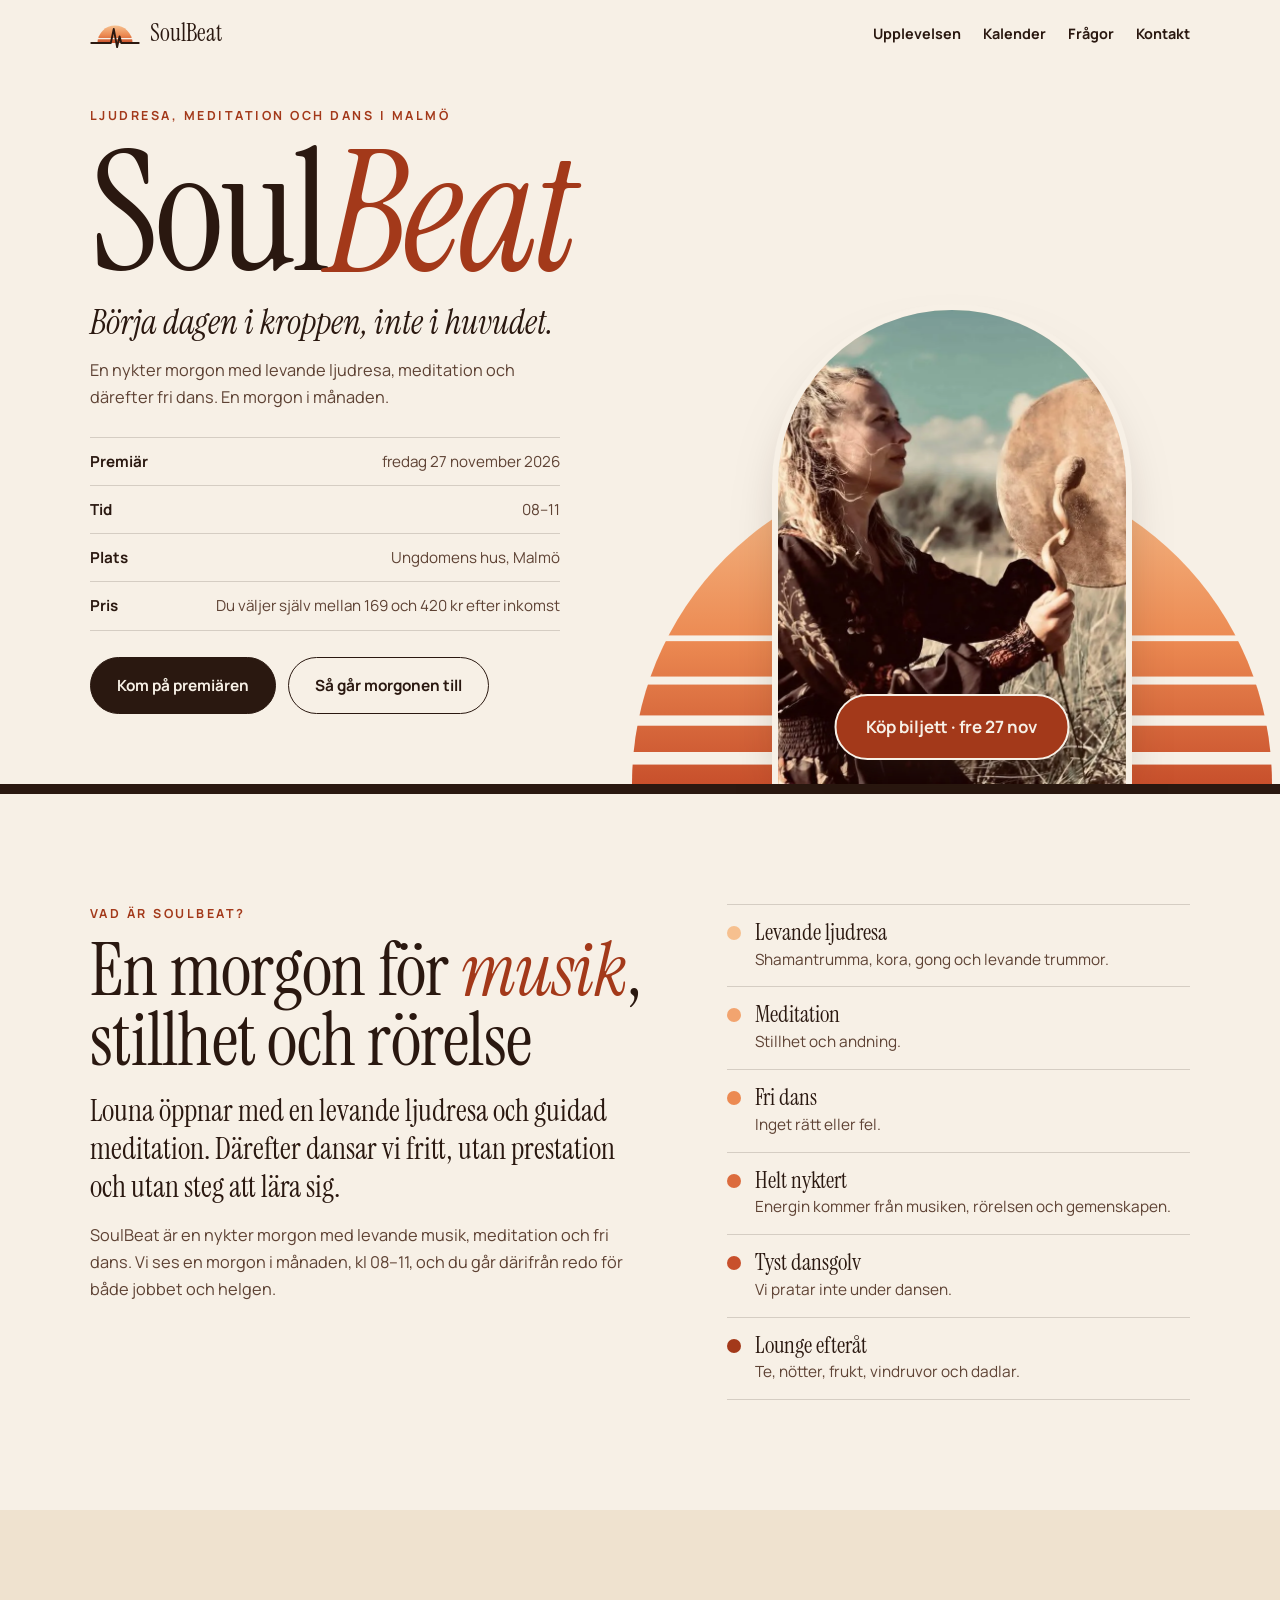
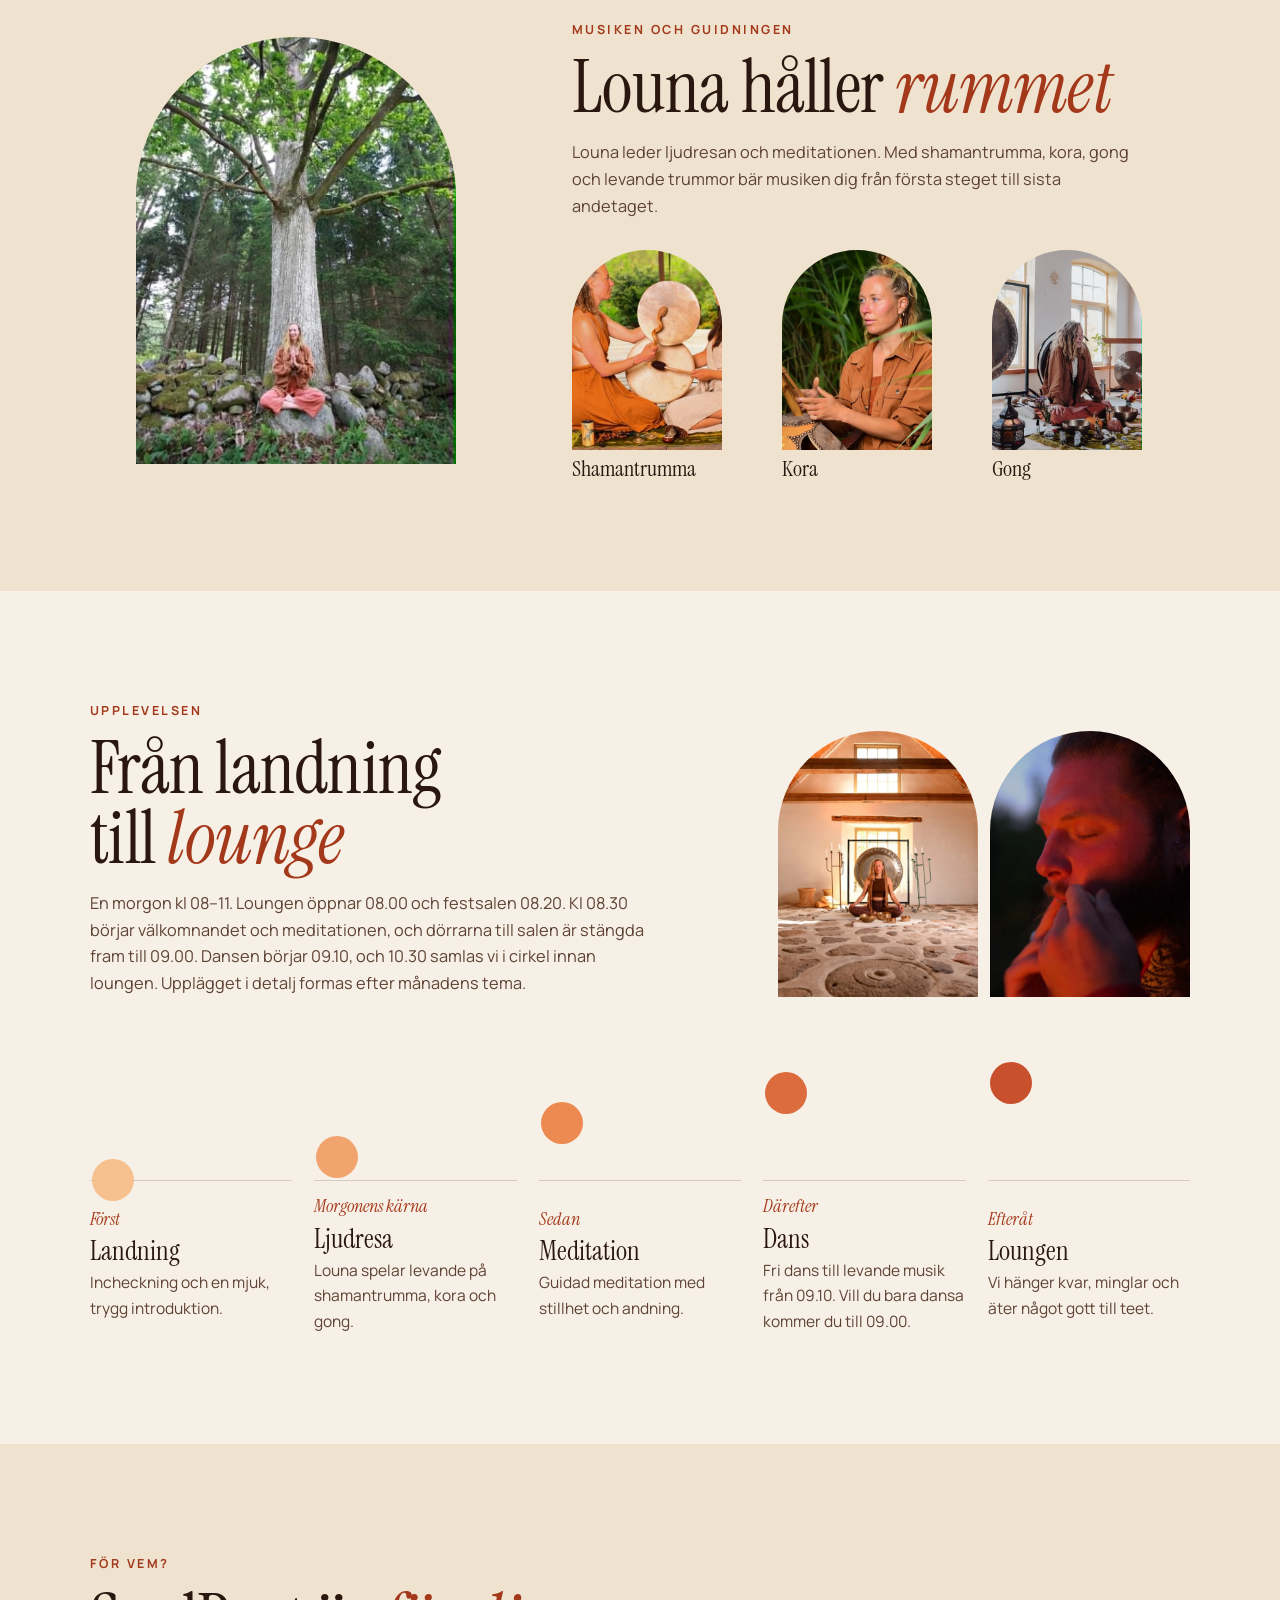
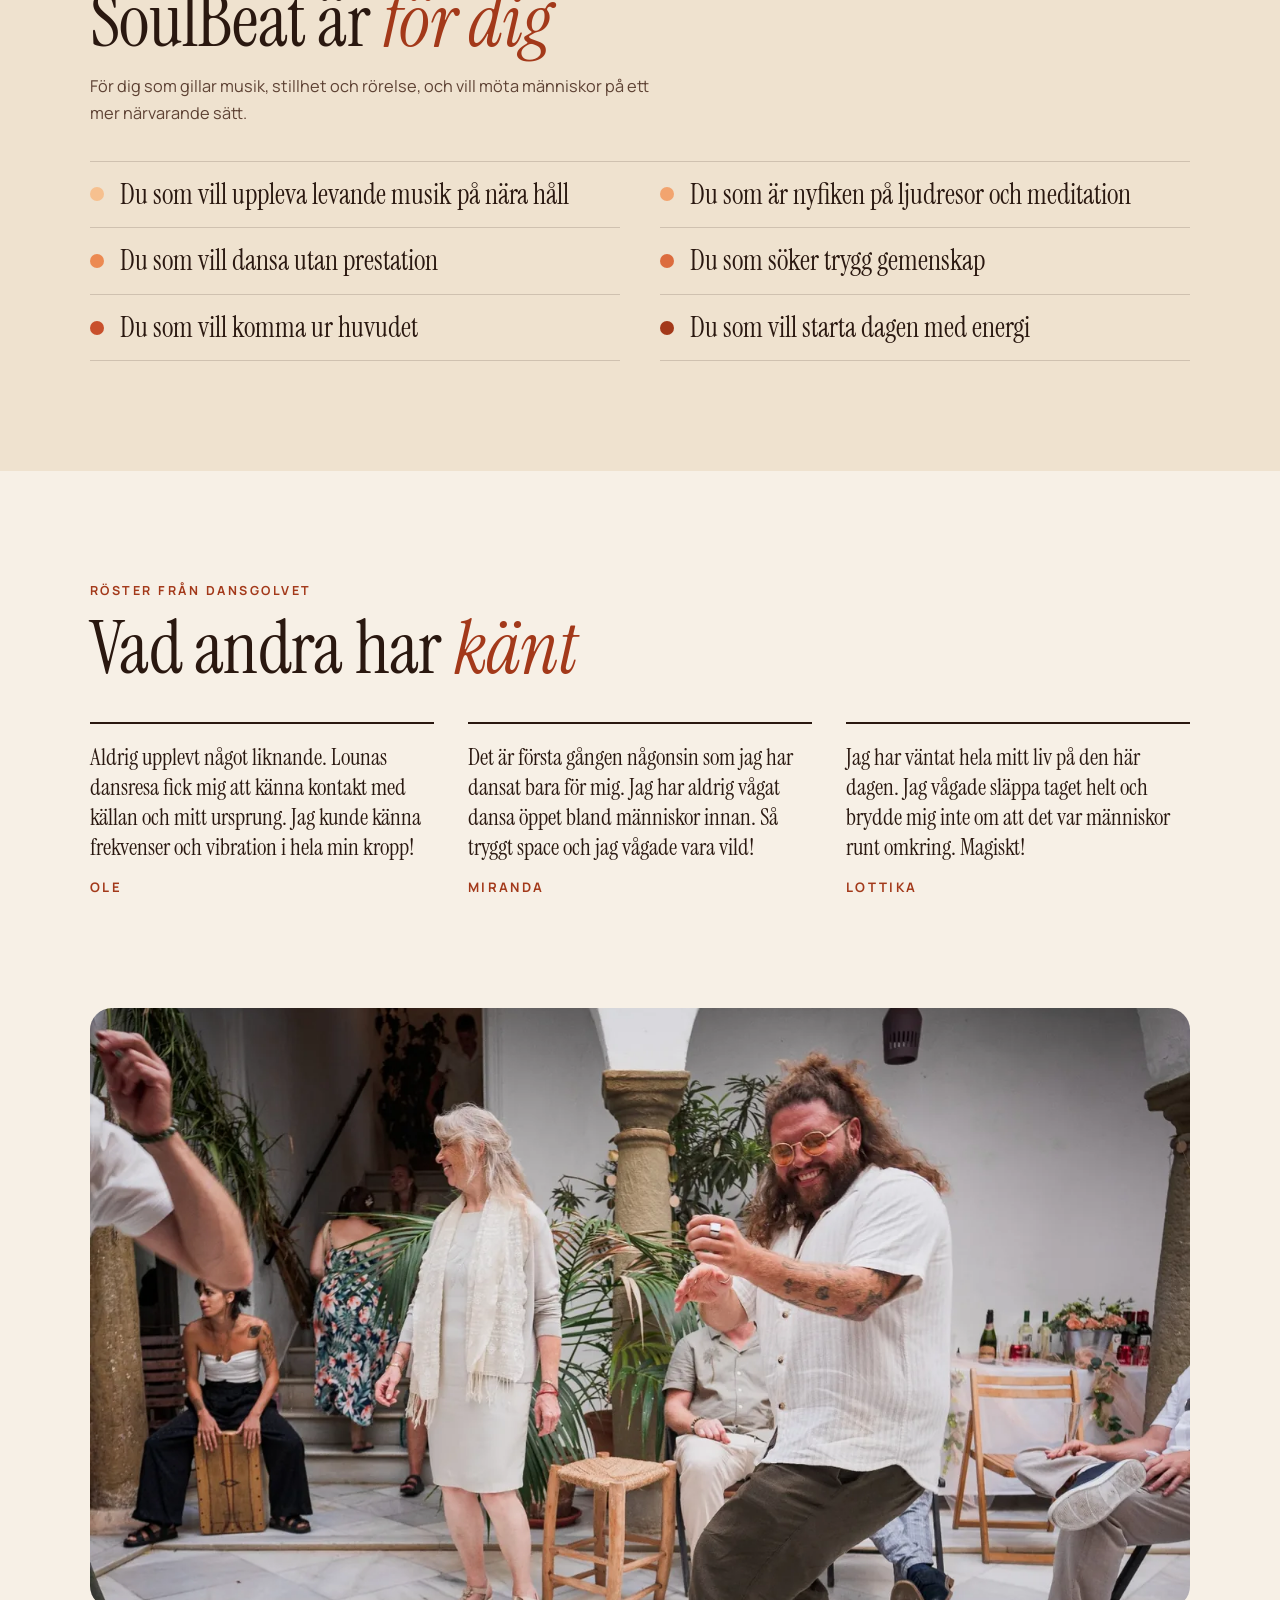
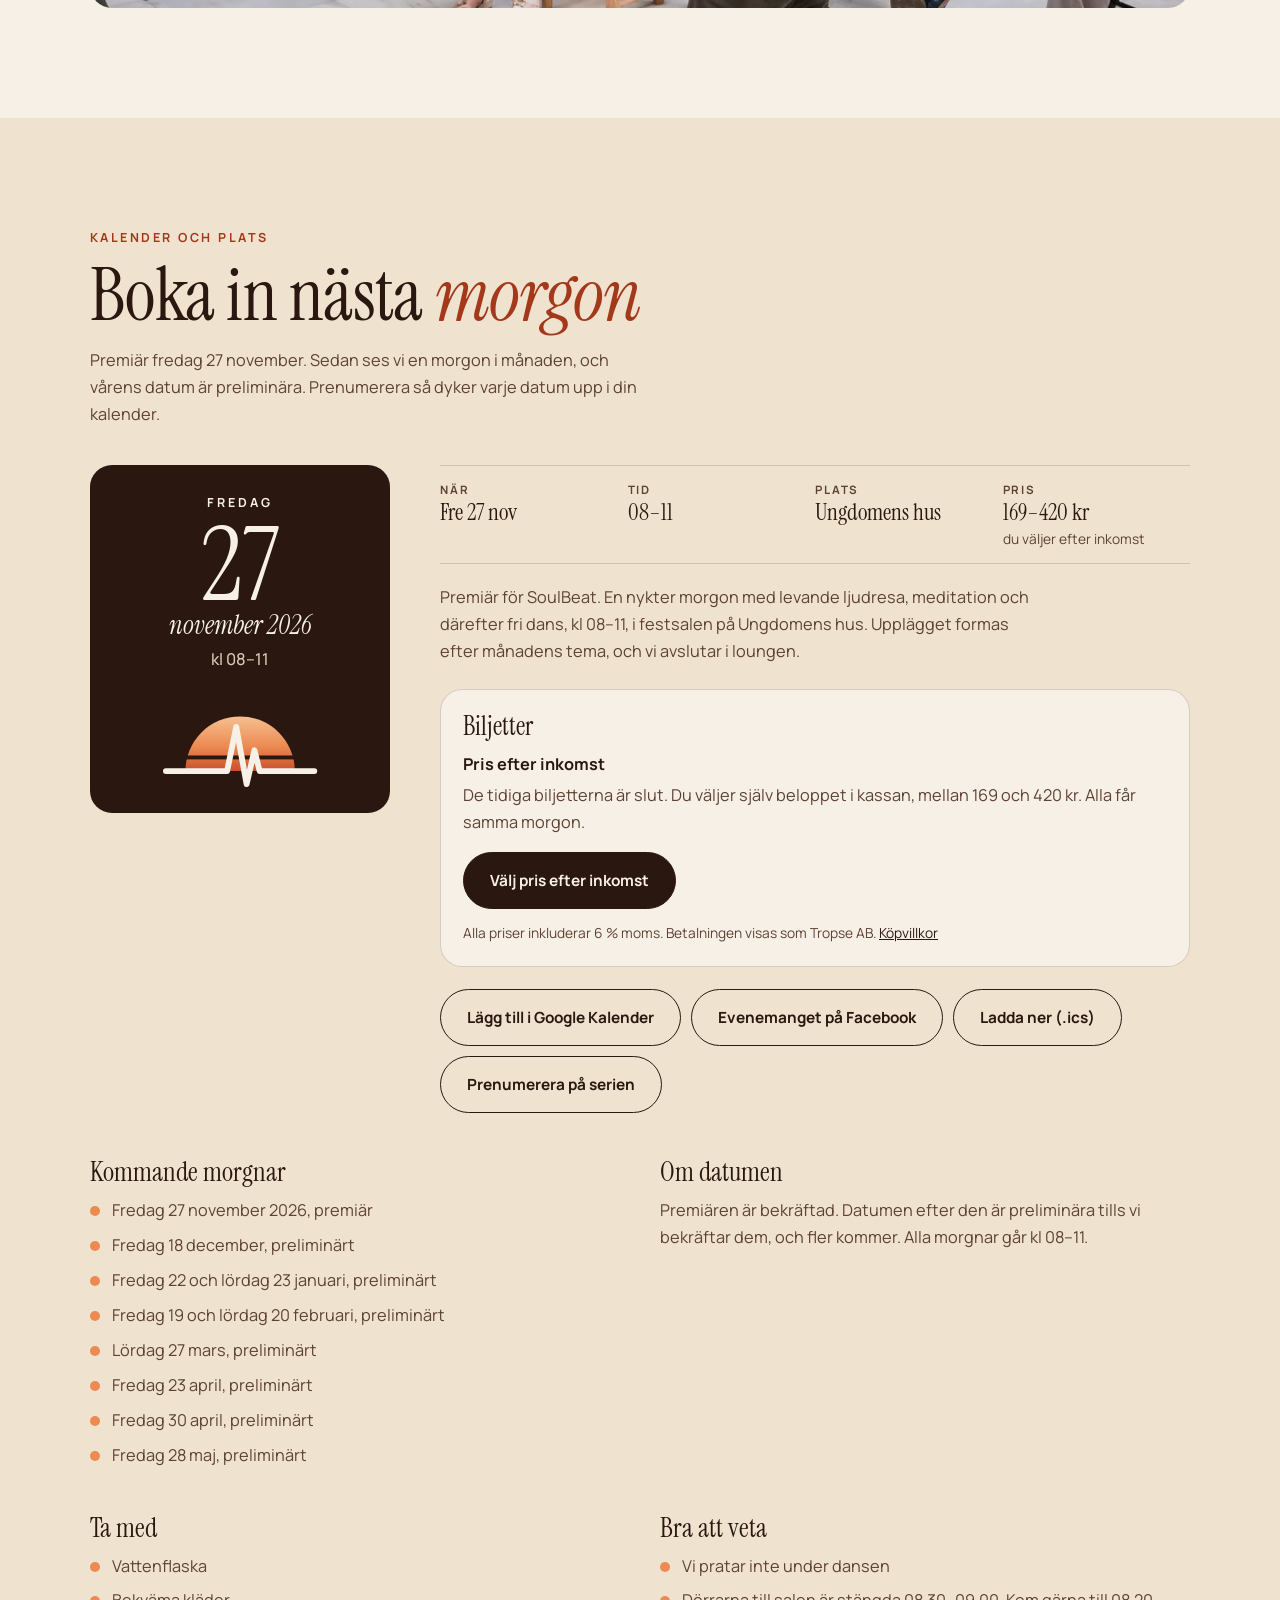
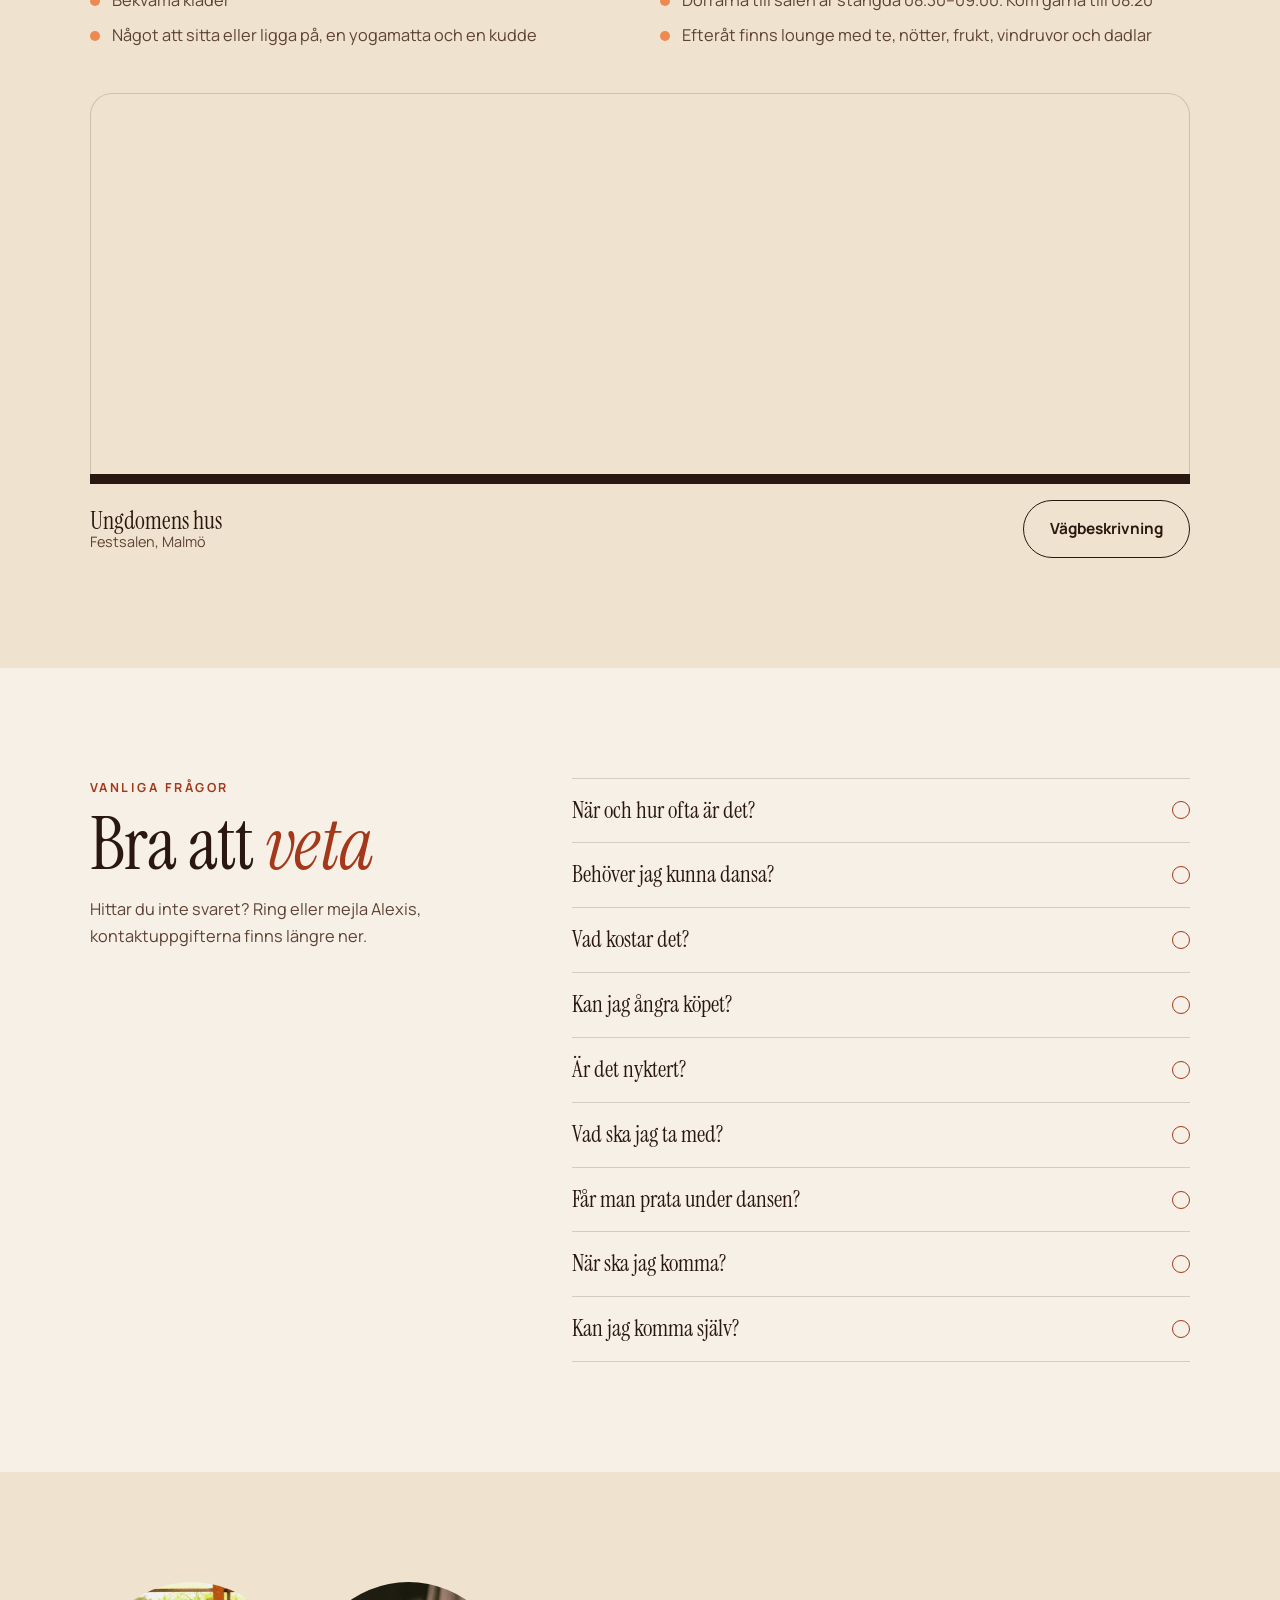
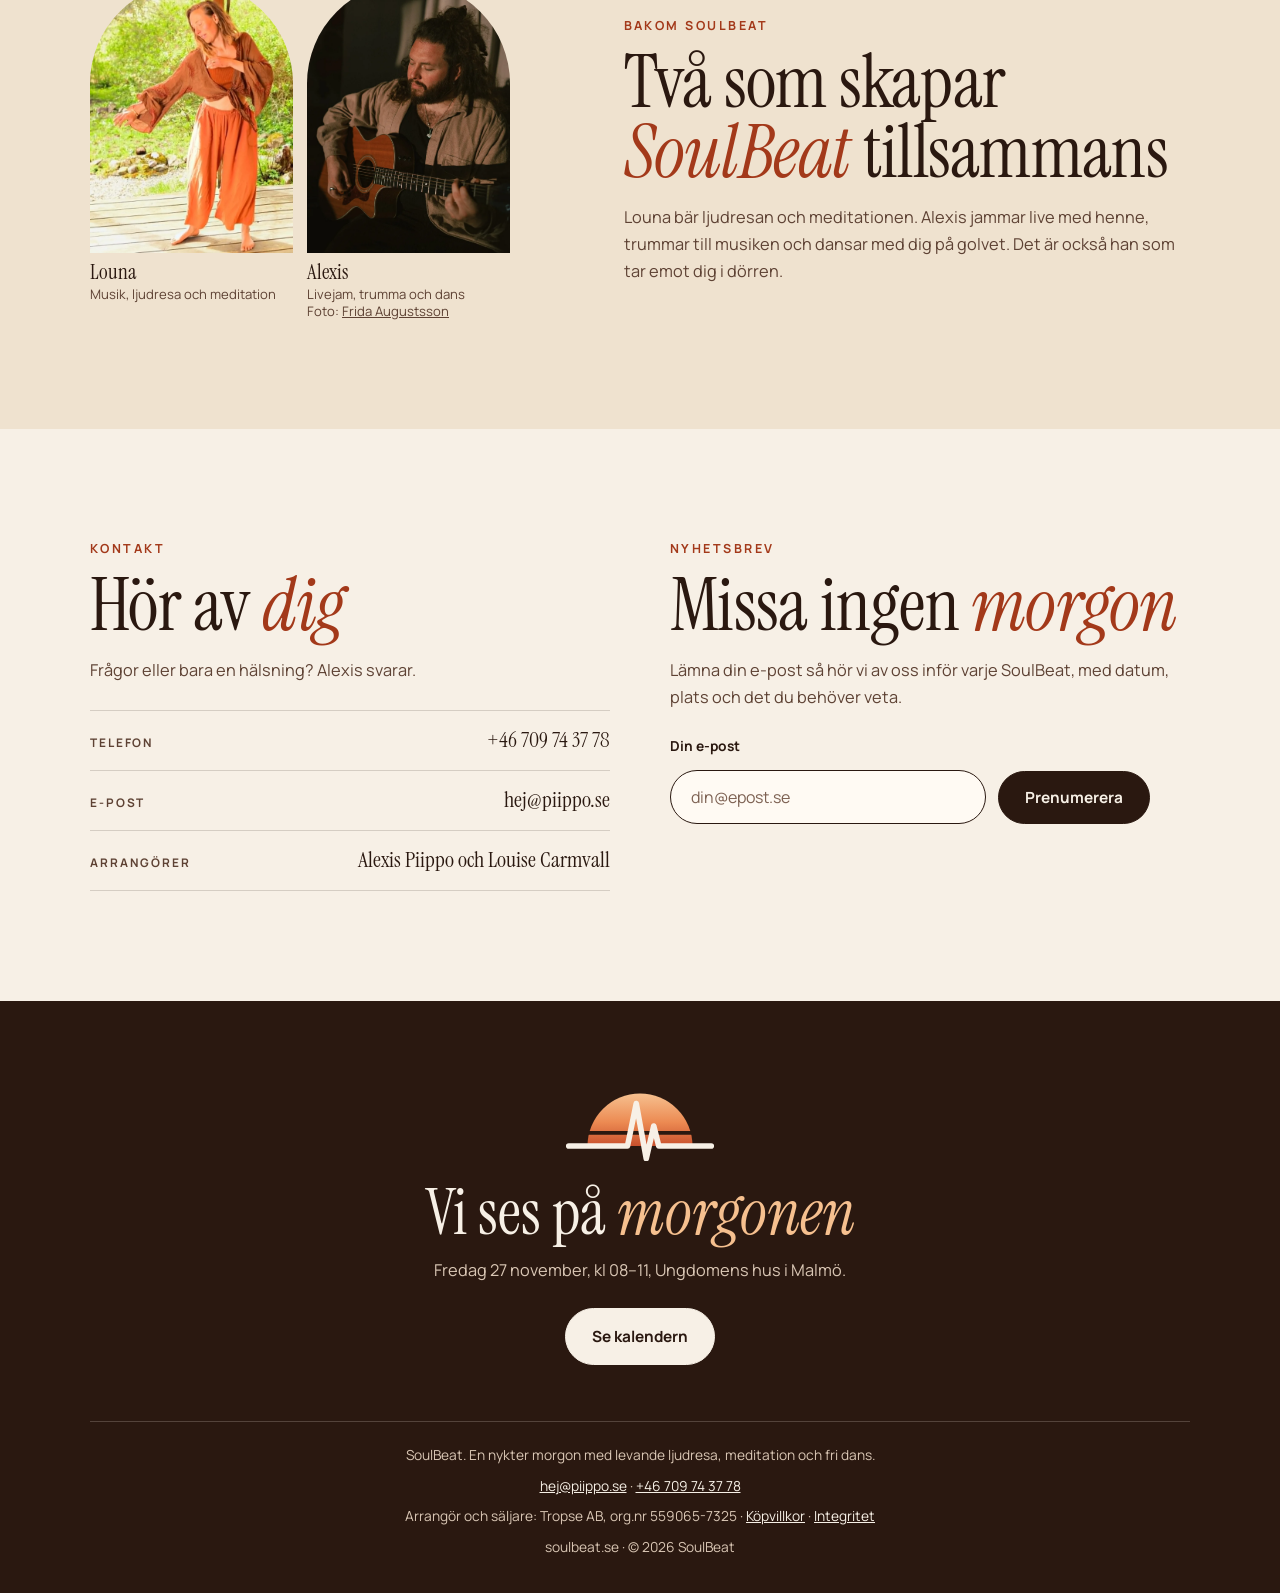
<file: index.html>
<!DOCTYPE html>
<html lang="sv">
<head>
<meta charset="UTF-8" />
<meta name="viewport" content="width=device-width, initial-scale=1.0" />
<title>SoulBeat – ljudresa, meditation och dans i Malmö</title>
<meta name="description" content="SoulBeat är en nykter morgon på Ungdomens hus i Malmö: en levande ljudresa med Louna, meditation och därefter fri dans. En morgon i månaden, kl 08–11. Premiär fredag 27 november 2026. Du väljer pris efter inkomst." />
<meta property="og:title" content="SoulBeat – ljudresa, meditation och dans i Malmö" />
<meta property="og:description" content="En nykter morgon med levande ljudresa, meditation och därefter fri dans. En morgon i månaden, kl 08–11. Premiär 27 november." />
<meta property="og:type" content="website" />
<meta property="og:url" content="https://soulbeat.se/" />
<meta property="og:locale" content="sv_SE" />
<meta property="og:site_name" content="SoulBeat" />
<meta property="og:image" content="https://soulbeat.se/bilder/og-soulbeat.jpg" />
<meta property="og:image:width" content="960" />
<meta property="og:image:height" content="504" />
<meta property="og:image:alt" content="Louna spelar shamantrumma i ett fält" />
<meta name="twitter:card" content="summary_large_image" />
<meta name="theme-color" content="#f7f0e6" />
<link rel="canonical" href="https://soulbeat.se/" />
<link rel="icon" type="image/svg+xml" href="favicon.svg" />

<link rel="preconnect" href="https://fonts.googleapis.com" />
<link rel="preconnect" href="https://fonts.gstatic.com" crossorigin />
<link href="https://fonts.googleapis.com/css2?family=Instrument+Serif:ital@0;1&family=Manrope:wght@400;500;700&display=swap" rel="stylesheet" />

<style>
  /* =========================================================
     SoulBeat — Gryning. Ljus morgon, solen går upp under förmiddagen.
     Rubriker: Instrument Serif. Brödtext: Manrope. Mobile first.
     Märket "Solpuls": horisonten slår ett hjärtslag upp genom solen.
     Bilder visas aldrig större än de håller (se REDESIGN-BRIEF).
     ========================================================= */
  :root {
    --bg: #f7f0e6;
    --bg-2: #efe2cf;
    --ink: #2a1810;
    --muted: #5e4234;
    --rust: #a3391a;
    --sun-1: #f6c08f;
    --sun-2: #ec8a52;
    --sun-3: #c8502c;
    --cream-on-ink: #f7f0e6;
    --muted-on-ink: #d9c6b4;
    --line: rgba(42,24,16,.16);
    --maxw: 1180px;
  }
  * { box-sizing: border-box; margin: 0; padding: 0; }
  html { -webkit-text-size-adjust: 100%; scroll-behavior: smooth; }
  @media (prefers-reduced-motion: reduce) { html { scroll-behavior: auto; } }
  body { background: var(--bg); color: var(--ink); font-family: "Manrope", system-ui, sans-serif;
    font-size: 1.02rem; line-height: 1.65; -webkit-font-smoothing: antialiased; overflow-x: hidden; }
  img { display: block; max-width: 100%; }
  a { color: inherit; }
  :focus-visible { outline: 2px solid var(--rust); outline-offset: 3px; }
  .wrap { max-width: var(--maxw); margin: 0 auto; padding: 0 20px; }

  .kicker { font-size: .78rem; letter-spacing: .2em; text-transform: uppercase; font-weight: 700; color: var(--rust); }
  .h2 { font-family: "Instrument Serif", Georgia, serif; font-weight: 400; font-size: clamp(2.6rem, 11vw, 4.6rem);
    line-height: .95; letter-spacing: -.01em; margin-top: 12px; }
  .h2 i { color: var(--rust); }
  .lead { color: var(--muted); max-width: 560px; margin-top: 16px; }
  .lead.big { font-family: "Instrument Serif", serif; font-size: clamp(1.45rem, 5.6vw, 1.9rem); line-height: 1.25; color: var(--ink); }
  .pad { padding: 76px 0; }
  .alt { background: var(--bg-2); }
  .nw { white-space: nowrap; }

  .btn { display: inline-flex; align-items: center; justify-content: center; padding: 15px 26px; border-radius: 999px;
    font-weight: 700; font-size: .96rem; text-decoration: none; text-align: center; border: 1.5px solid var(--ink);
    font-family: inherit; cursor: pointer; transition: background .15s ease, color .15s ease; }
  .btn-main { background: var(--ink); color: var(--bg); }
  .btn-main:hover { background: var(--rust); border-color: var(--rust); }
  .btn-line { background: transparent; color: var(--ink); }
  .btn-line:hover { background: var(--bg-2); }
  .alt .btn-line:hover { background: var(--bg); }
  .ctas { display: flex; flex-wrap: wrap; gap: 12px; margin-top: 26px; }

  .arch { border-radius: 999px 999px 0 0; overflow: hidden; background: var(--bg-2); }
  .arch img { width: 100%; height: 100%; object-fit: cover; }
  .sun-dot { display: inline-block; width: 14px; height: 14px; border-radius: 50%; flex: none; background: var(--sun-2); }

  /* ============ NAV ============ */
  .nav { display: flex; align-items: center; justify-content: space-between; gap: 16px; padding: 18px 0; }
  .logo { display: flex; align-items: center; gap: 10px; text-decoration: none; font-family: "Instrument Serif", serif; font-size: 1.5rem; line-height: 1; }
  .logo svg { width: 50px; height: auto; }
  .nav ul { list-style: none; display: flex; gap: 22px; }
  .nav li { display: none; }
  .nav li.keep { display: block; }
  .nav ul a { font-size: .9rem; font-weight: 700; text-decoration: none; border-bottom: 1.5px solid transparent; padding-bottom: 2px; }
  .nav ul a:hover, .nav li.keep a { border-bottom-color: var(--rust); }

  /* ============ HERO ============ */
  .hero { overflow: hidden; }
  .hero-grid { display: grid; gap: 30px; padding: 22px 0 0; }
  .wordmark { font-family: "Instrument Serif", serif; font-weight: 400; font-size: clamp(4.6rem, 24vw, 10.5rem);
    line-height: .86; letter-spacing: -.02em; margin: 14px 0 18px; }
  .wordmark i { color: var(--rust); }
  .tagline { font-family: "Instrument Serif", serif; font-style: italic; font-size: clamp(1.45rem, 6vw, 2.1rem); line-height: 1.2; max-width: 520px; }
  .intro { color: var(--muted); max-width: 470px; margin-top: 14px; }
  .facts { list-style: none; margin-top: 26px; border-top: 1px solid var(--line); max-width: 470px; }
  .facts li { display: flex; justify-content: space-between; gap: 16px; padding: 11px 0; border-bottom: 1px solid var(--line); font-size: .95rem; }
  .facts b { font-weight: 700; }
  .facts span { color: var(--muted); text-align: right; }
  .hero-art { position: relative; display: grid; place-items: end center; padding-top: 10px; }
  .sun { position: absolute; left: 50%; bottom: 0; width: 150%; max-width: 640px; transform: translateX(-50%); }
  .hero-arch { position: relative; width: min(280px, 74%); aspect-ratio: 3/4; border: 6px solid var(--bg); border-bottom: 0;
    box-shadow: 0 30px 60px -30px rgba(42,24,16,.5); }
  .hero-arch img { object-position: 40% 40%; }
  .hero-tix { position: absolute; left: 50%; bottom: 24px; transform: translateX(-50%); z-index: 2; white-space: nowrap;
    background: var(--rust); color: var(--bg); border: 2.5px solid var(--bg); padding: 15px 22px; font-size: 1rem;
    box-shadow: 0 16px 34px -10px rgba(42,24,16,.75); }
  .hero-tix:hover { background: var(--ink); border-color: var(--bg); }
  .horizon { height: 10px; background: var(--ink); }

  /* ============ OM ============ */
  .om-grid { display: grid; gap: 34px; }
  .pillars { list-style: none; border-top: 1px solid var(--line); }
  .pillars li { display: flex; gap: 14px; align-items: baseline; padding: 14px 0; border-bottom: 1px solid var(--line); }
  .pillars b { display: block; font-family: "Instrument Serif", serif; font-weight: 400; font-size: 1.45rem; line-height: 1.15; }
  .pillars .t { color: var(--muted); font-size: .96rem; }

  /* ============ LOUNA ============ */
  .louna-grid { display: grid; gap: 34px; align-items: center; }
  .louna-photo { width: min(280px, 78%); aspect-ratio: 3/4; }
  .louna-photo img { object-position: 50% 70%; }
  .instr { list-style: none; display: grid; grid-template-columns: repeat(3, 1fr); gap: 18px 12px; margin-top: 30px; }
  .instr li { display: grid; gap: 8px; align-content: start; }
  .instr .arch { aspect-ratio: 3/4; width: 100%; max-width: 150px; }
  .instr .name { font-family: "Instrument Serif", serif; font-size: clamp(1.05rem, 4vw, 1.35rem); line-height: 1.1; }

  /* ============ UPPLEVELSEN ============ */
  .exp-top { display: grid; gap: 26px; align-items: end; }
  .small-arch { width: 170px; aspect-ratio: 3/4; }
  .exp-photos { display: flex; gap: 12px; align-items: end; }
  .exp-photos .small-arch { width: 150px; }
  .day { list-style: none; margin-top: 44px; }
  .day li { display: grid; grid-template-columns: 58px 1fr; gap: 16px; padding: 18px 0; border-top: 1px solid var(--line); }
  .dot { width: 46px; height: 46px; position: relative; }
  .dot svg { width: 46px; height: 46px; display: block; }
  .step { font-family: "Instrument Serif", serif; font-style: italic; font-size: 1.15rem; color: var(--rust); }
  .day h3 { font-family: "Instrument Serif", serif; font-weight: 400; font-size: 1.7rem; line-height: 1.1; margin: 2px 0 4px; }
  .day p { color: var(--muted); font-size: .97rem; }

  /* ============ FÖR VEM ============ */
  .who { list-style: none; margin-top: 34px; border-top: 1px solid var(--line); }
  .who li { display: flex; align-items: center; gap: 16px; padding: 16px 0; border-bottom: 1px solid var(--line);
    font-family: "Instrument Serif", serif; font-size: clamp(1.35rem, 5.4vw, 1.75rem); line-height: 1.2; }
  .who li:nth-child(1) .sun-dot { background: var(--sun-1); }
  .who li:nth-child(2) .sun-dot { background: #f2a46f; }
  .who li:nth-child(3) .sun-dot { background: var(--sun-2); }
  .who li:nth-child(4) .sun-dot { background: #dc6c3e; }
  .who li:nth-child(5) .sun-dot { background: var(--sun-3); }
  .who li:nth-child(6) .sun-dot { background: var(--rust); }

  /* ============ RÖSTER ============ */
  .quotes { display: grid; gap: 30px; margin-top: 38px; }
  .quote { border-top: 2px solid var(--ink); padding-top: 18px; }
  .quote blockquote { font-family: "Instrument Serif", serif; font-size: 1.45rem; line-height: 1.3; }
  .quote figcaption { margin-top: 14px; font-size: .82rem; font-weight: 700; letter-spacing: .18em; text-transform: uppercase; color: var(--rust); }

  /* ============ BAND (enda skarpa bilden, visas högst 1100 px bred) ============ */
  .band { height: 62vw; max-height: 600px; min-height: 240px; overflow: hidden; border-radius: 22px; margin-bottom: 76px; }
  .band img { width: 100%; height: 100%; object-fit: cover; object-position: 62% 12%; }

  /* ============ KALENDER ============ */
  .cal { display: grid; gap: 28px; margin-top: 38px; }
  .datecard { background: var(--ink); color: var(--cream-on-ink); border-radius: 22px; overflow: hidden;
    padding: 28px 24px 0; text-align: center; }
  .datecard .dow { font-size: .78rem; font-weight: 700; letter-spacing: .24em; text-transform: uppercase; }
  .datecard .day-n { font-family: "Instrument Serif", serif; font-size: 6.4rem; line-height: .9; margin-top: 6px; }
  .datecard .mon { font-family: "Instrument Serif", serif; font-style: italic; font-size: 1.6rem; line-height: 1.1; }
  .datecard .tm { margin-top: 6px; color: var(--muted-on-ink); font-weight: 500; }
  .datecard svg { display: block; width: 62%; max-width: 190px; height: auto; margin: 20px auto 26px; }
  .ev-facts { list-style: none; display: grid; grid-template-columns: 1fr 1fr; border-top: 1px solid var(--line); }
  .ev-facts li { padding: 14px 12px 14px 0; border-bottom: 1px solid var(--line); }
  .ev-facts small { display: block; font-size: .72rem; font-weight: 700; letter-spacing: .16em; text-transform: uppercase; color: var(--muted); }
  .ev-facts strong { font-family: "Instrument Serif", serif; font-weight: 400; font-size: 1.45rem; line-height: 1.15; }
  .ev-facts span { display: block; font-size: .86rem; line-height: 1.35; color: var(--muted); margin-top: 2px; }
  .cal-text { color: var(--muted); margin-top: 20px; max-width: 600px; }
  .cal-actions { display: grid; gap: 10px; margin-top: 22px; }

  /* Biljetter: två färdiga block. Läget styrs av data-biljetter på <body>. */
  body[data-biljetter="tidig"] .tix-ordinarie,
  body[data-biljetter="ordinarie"] .tix-tidig { display: none; }
  .tix { margin-top: 24px; padding: 22px; border-radius: 22px; background: var(--bg); border: 1px solid var(--line); }
  .tix-head { font-family: "Instrument Serif", serif; font-size: 1.6rem; line-height: 1.15; }
  .tix-sub { color: var(--muted); margin-top: 4px; }
  .tix-label { font-weight: 700; margin-top: 22px; }
  body[data-biljetter="ordinarie"] .tix-label { margin-top: 10px; }
  .tix-btns { display: grid; gap: 10px; margin-top: 16px; }
  .tix-note { color: var(--muted); font-size: .86rem; line-height: 1.5; margin-top: 14px; }
  .tix-note a, .faq .tix-note a { color: var(--ink); }
  #biljetter { scroll-margin-top: 16px; }
  .faq .tix { margin: 0 0 20px; max-width: 640px; }
  .faq .tix p { padding: 0; }
  .faq .tix-btns:first-child { margin-top: 0; }
  .faq .tix-btns.tix-tidig + .tix-btns { margin-top: 10px; }
  body[data-biljetter="ordinarie"] .faq .tix-btns { margin-top: 0; }
  .bring { display: grid; gap: 26px; margin-top: 44px; }
  .bring h3 { font-family: "Instrument Serif", serif; font-weight: 400; font-size: 1.7rem; line-height: 1.1; margin-bottom: 10px; }
  .bring ul { list-style: none; display: grid; gap: 8px; }
  .bring li { display: flex; gap: 12px; align-items: baseline; color: var(--muted); }
  .bring li .sun-dot { width: 10px; height: 10px; }
  .map { margin-top: 44px; border-radius: 22px 22px 0 0; overflow: hidden; border: 1px solid var(--line); border-bottom: 0; }
  .map iframe { display: block; width: 100%; height: 300px; border: 0; }
  .map-cap { display: flex; flex-wrap: wrap; justify-content: space-between; align-items: center; gap: 14px; padding: 16px 0 0;
    border-top: 10px solid var(--ink); }
  .place { font-family: "Instrument Serif", serif; font-size: 1.5rem; line-height: 1.15; }
  .place small { display: block; font-family: "Manrope", sans-serif; font-size: .9rem; color: var(--muted); }

  /* ============ FAQ ============ */
  .faq { margin-top: 34px; max-width: 780px; border-top: 1px solid var(--line); }
  details { border-bottom: 1px solid var(--line); }
  summary { list-style: none; cursor: pointer; display: flex; justify-content: space-between; align-items: center; gap: 16px;
    padding: 18px 0; font-family: "Instrument Serif", serif; font-size: 1.45rem; line-height: 1.2; }
  summary::-webkit-details-marker { display: none; }
  summary::after { content: ""; flex: none; width: 16px; height: 16px; border-radius: 50%; border: 1.5px solid var(--rust);
    transition: background .15s ease; }
  details[open] summary::after { background: var(--sun-2); border-color: var(--sun-2); }
  details p { color: var(--muted); padding: 0 0 20px; max-width: 640px; }

  /* ============ BAKOM ============ */
  .team { display: grid; gap: 34px; align-items: center; }
  .team-photos { display: grid; grid-template-columns: 1fr 1fr; gap: 14px; max-width: 420px; }
  .team-photos figure { display: grid; gap: 8px; align-content: start; }
  .team-photos .arch { aspect-ratio: 3/4; }
  .team-photos figcaption { font-family: "Instrument Serif", serif; font-size: 1.3rem; line-height: 1.1; }
  .team-photos figcaption span { display: block; font-family: "Manrope", sans-serif; font-size: .82rem; color: var(--muted); margin-top: 3px; }

  /* ============ KONTAKT + NYHETSBREV ============ */
  .contact-grid { display: grid; gap: 64px; }
  .contact { list-style: none; margin-top: 26px; border-top: 1px solid var(--line); }
  .contact li { border-bottom: 1px solid var(--line); }
  .contact a, .contact div { display: flex; justify-content: space-between; align-items: baseline; gap: 16px; padding: 16px 0; text-decoration: none; }
  .contact small { font-size: .74rem; font-weight: 700; letter-spacing: .16em; text-transform: uppercase; color: var(--muted); }
  .contact span { font-family: "Instrument Serif", serif; font-size: 1.4rem; line-height: 1.2; text-align: right; overflow-wrap: anywhere; }
  .contact a:hover span { color: var(--rust); }
  .nl-form { display: grid; gap: 12px; margin-top: 24px; max-width: 480px; }
  .nl-form .email-label { font-size: .86rem; font-weight: 700; }
  .nl-form input[type=email] { width: 100%; padding: 15px 20px; border-radius: 999px; border: 1.5px solid var(--ink);
    background: #fffaf3; color: var(--ink); font-size: 1rem; font-family: inherit; }
  .nl-form input[type=email]::placeholder { color: #7d6152; }
  .nl-form .hp { position: absolute; left: -9999px; width: 1px; height: 1px; overflow: hidden; }

  /* ============ FOOTER ============ */
  footer { background: var(--ink); color: var(--cream-on-ink); padding: 70px 0 34px; overflow: hidden; }
  .foot-cta { text-align: center; }
  .foot-cta svg { width: 150px; height: auto; margin: 0 auto 20px; display: block; }
  .foot-cta h2 { font-family: "Instrument Serif", serif; font-weight: 400; font-size: clamp(2.4rem, 10vw, 4rem); line-height: 1; }
  .foot-cta h2 i { color: var(--sun-1); }
  .foot-cta p { color: var(--muted-on-ink); margin-top: 12px; }
  .foot-cta .btn { margin-top: 24px; background: var(--cream-on-ink); color: var(--ink); border-color: var(--cream-on-ink); }
  .foot-cta .btn:hover { background: var(--sun-1); border-color: var(--sun-1); }
  .foot-bottom { margin-top: 56px; padding-top: 22px; border-top: 1px solid rgba(247,240,230,.2); display: grid; gap: 8px;
    text-align: center; color: var(--muted-on-ink); font-size: .86rem; }
  .foot-bottom a { color: var(--cream-on-ink); }

  /* ============ ≥ 760px ============ */
  @media (min-width: 760px) {
    .wrap { padding: 0 40px; }
    .pad { padding: 110px 0; }
    .band { margin-bottom: 110px; }
    .nav li { display: block; }
    .nav li.keep a { border-bottom-color: transparent; }
    .nav li.keep a:hover { border-bottom-color: var(--rust); }
    .quotes { grid-template-columns: repeat(3, 1fr); gap: 34px; }
    .who { display: grid; grid-template-columns: 1fr 1fr; column-gap: 40px; }
    .ev-facts { grid-template-columns: repeat(4, 1fr); }
    .cal-actions { display: flex; flex-wrap: wrap; }
    .tix-btns { display: flex; flex-wrap: wrap; }
    .bring { grid-template-columns: 1fr 1fr; gap: 40px; }
    .map iframe { height: 380px; }
    .contact-grid { grid-template-columns: 1fr 1fr; gap: 60px; }
    .nl-form { grid-template-columns: 1fr auto; align-items: end; }
    .nl-form .email-label { grid-column: 1 / -1; }
  }
  @media (min-width: 960px) {
    .hero-grid { grid-template-columns: 1.1fr .9fr; align-items: end; gap: 40px; padding-top: 40px; }
    .hero-text { padding-bottom: 70px; position: relative; z-index: 1; }
    .hero-art { min-height: 600px; }
    .sun { width: 640px; }
    .hero-arch { width: 360px; }
    .hero-tix { padding: 17px 30px; font-size: 1.06rem; }
    .om-grid { grid-template-columns: 1.1fr .9fr; gap: 70px; align-items: start; }
    .louna-grid { grid-template-columns: .8fr 1.2fr; gap: 70px; }
    .louna-photo { width: 320px; justify-self: center; }
    .exp-top { grid-template-columns: 1fr auto; }
    .small-arch { width: 220px; }
    .exp-photos .small-arch { width: 200px; }
    .day { display: grid; grid-template-columns: repeat(5, 1fr); gap: 22px; margin-top: 64px; }
    .day li { grid-template-columns: 1fr; border-top: 0; padding: 0; gap: 10px; }
    .dot { height: 120px; width: 100%; border-bottom: 1px solid var(--line); }
    .dot svg { position: absolute; left: 0; }
    .day li:nth-child(1) .dot svg { bottom: -23px; }
    .day li:nth-child(2) .dot svg { bottom: 0; }
    .day li:nth-child(3) .dot svg { bottom: 34px; }
    .day li:nth-child(4) .dot svg { bottom: 64px; }
    .day li:nth-child(5) .dot svg { bottom: 74px; }
    .cal { grid-template-columns: 300px 1fr; gap: 50px; align-items: start; }
    .team { grid-template-columns: .9fr 1.1fr; gap: 70px; }
    .faq-grid { display: grid; grid-template-columns: .8fr 1.2fr; gap: 70px; align-items: start; }
    .faq-grid .faq { margin-top: 0; }
  }
</style>
</head>
<!-- Biljettläge: "ordinarie" sedan 22 nov 2026, då alla 20 tidiga biljetter (99 kr) var sålda. Bara knappen för pris efter inkomst (169–420 kr) syns. "tidig" visar 99-knappen igen. -->
<body data-biljetter="ordinarie">

<!-- ===== HERO ===== -->
<header class="hero" id="top">
  <div class="wrap">
    <nav class="nav" aria-label="Huvudmeny">
      <a class="logo" href="#top" aria-label="SoulBeat, till början av sidan">
        <svg viewBox="0 0 120 72" aria-hidden="true"><defs><linearGradient id="lg-nav" x1="0" y1="0" x2="0" y2="1"><stop offset="0" stop-color="#f6c08f"/><stop offset=".55" stop-color="#ec8a52"/><stop offset="1" stop-color="#c8502c"/></linearGradient></defs><path d="M18 60 a42 42 0 0 1 84 0 Z" fill="url(#lg-nav)"/><rect x="18" y="48" width="84" height="3" fill="#f7f0e6"/><path d="M3 60 H44 L50 60 L57 26 L65 70 L71 44 L75 60 H117" fill="none" stroke="#2a1810" stroke-width="4.5" stroke-linecap="round" stroke-linejoin="round"/></svg>
        SoulBeat
      </a>
      <ul>
        <li><a href="#upplevelsen">Upplevelsen</a></li>
        <li class="keep"><a href="#kalender">Kalender</a></li>
        <li><a href="#fragor">Frågor</a></li>
        <li><a href="#kontakt">Kontakt</a></li>
      </ul>
    </nav>
    <div class="hero-grid">
      <div class="hero-text">
        <p class="kicker">Ljudresa, meditation och dans i Malmö</p>
        <h1 class="wordmark">Soul<i>Beat</i></h1>
        <p class="tagline">Börja dagen i kroppen, inte i huvudet.</p>
        <p class="intro">En nykter morgon med levande ljudresa, meditation och därefter fri dans. En morgon i månaden.</p>
        <ul class="facts">
          <li><b>Premiär</b><span>fredag 27 november 2026</span></li>
          <li><b>Tid</b><span>08–11</span></li>
          <li><b>Plats</b><span>Ungdomens hus, Malmö</span></li>
          <li><b>Pris</b><span>Du väljer själv mellan 169 och 420 kr efter inkomst</span></li>
        </ul>
        <div class="ctas">
          <a class="btn btn-main" href="#kalender">Kom på premiären</a>
          <a class="btn btn-line" href="#upplevelsen">Så går morgonen till</a>
        </div>
      </div>
      <div class="hero-art">
        <svg class="sun" viewBox="0 0 560 280" aria-hidden="true">
          <defs><linearGradient id="sg" x1="0" y1="0" x2="0" y2="1"><stop offset="0" stop-color="#f6c08f"/><stop offset=".55" stop-color="#ec8a52"/><stop offset="1" stop-color="#c8502c"/></linearGradient>
          <mask id="sm"><rect width="560" height="280" fill="#fff"/><g fill="#000"><rect y="150" width="560" height="5"/><rect y="186" width="560" height="7"/><rect y="220" width="560" height="9"/><rect y="252" width="560" height="11"/></g></mask></defs>
          <path d="M0 280 a280 280 0 0 1 560 0 Z" fill="url(#sg)" mask="url(#sm)"/>
        </svg>
        <div class="arch hero-arch"><img src="bilder/louna-shamantrumma.webp" alt="Louna spelar shamantrumma i ett fält" width="960" height="960" fetchpriority="high" /></div>
        <a class="btn btn-main hero-tix" href="#biljetter">Köp biljett · fre 27 nov</a>
      </div>
    </div>
  </div>
  <div class="horizon"></div>
</header>

<main>

<!-- ===== VAD ÄR SOULBEAT ===== -->
<section class="pad" id="om">
  <div class="wrap om-grid">
    <div>
      <p class="kicker">Vad är SoulBeat?</p>
      <h2 class="h2">En morgon för <i>musik</i>, stillhet och rörelse</h2>
      <p class="lead big">Louna öppnar med en levande ljudresa och guidad meditation. Därefter dansar vi fritt, utan prestation och utan steg att lära sig.</p>
      <p class="lead">SoulBeat är en nykter morgon med levande musik, meditation och fri dans. Vi ses en morgon i månaden, kl <span class="nw">08–11</span>, och du går därifrån redo för både jobbet och helgen.</p>
    </div>
    <ul class="pillars">
      <li><span class="sun-dot" style="background:var(--sun-1)"></span><span><b>Levande ljudresa</b><span class="t">Shamantrumma, kora, gong och levande trummor.</span></span></li>
      <li><span class="sun-dot" style="background:#f2a46f"></span><span><b>Meditation</b><span class="t">Stillhet och andning.</span></span></li>
      <li><span class="sun-dot" style="background:var(--sun-2)"></span><span><b>Fri dans</b><span class="t">Inget rätt eller fel.</span></span></li>
      <li><span class="sun-dot" style="background:#dc6c3e"></span><span><b>Helt nyktert</b><span class="t">Energin kommer från musiken, rörelsen och gemenskapen.</span></span></li>
      <li><span class="sun-dot" style="background:var(--sun-3)"></span><span><b>Tyst dansgolv</b><span class="t">Vi pratar inte under dansen.</span></span></li>
      <li><span class="sun-dot" style="background:var(--rust)"></span><span><b>Lounge efteråt</b><span class="t">Te, nötter, frukt, vindruvor och dadlar.</span></span></li>
    </ul>
  </div>
</section>

<!-- ===== LOUNA ===== -->
<section class="pad alt" id="louna">
  <div class="wrap louna-grid">
    <div class="arch louna-photo"><img src="bilder/louna-trad-meditation.webp" alt="Louna mediterar under ett stort träd" width="933" height="1400" loading="lazy" decoding="async" /></div>
    <div>
      <p class="kicker">Musiken och guidningen</p>
      <h2 class="h2">Louna håller <i>rummet</i></h2>
      <p class="lead">Louna leder ljudresan och meditationen. Med shamantrumma, kora, gong och levande trummor bär musiken dig från första steget till sista andetaget.</p>
      <ul class="instr">
        <li><div class="arch"><img src="bilder/louna-ponyo-ramtrummor.webp" alt="Louna spelar trumma" width="1400" height="1120" loading="lazy" decoding="async" style="object-position:30% 50%" /></div><span class="name">Shamantrumma</span></li>
        <li><div class="arch"><img src="bilder/louna-kora.webp" alt="Louna spelar kora omgiven av grönska" width="1304" height="1304" loading="lazy" decoding="async" /></div><span class="name">Kora</span></li>
        <li><div class="arch"><img src="bilder/louna-gong-ljus.webp" alt="Louna vid gongen i ett ljust rum" width="933" height="1400" loading="lazy" decoding="async" /></div><span class="name">Gong</span></li>
      </ul>
    </div>
  </div>
</section>

<!-- ===== UPPLEVELSEN ===== -->
<section class="pad" id="upplevelsen">
  <div class="wrap">
    <div class="exp-top">
      <div>
        <p class="kicker">Upplevelsen</p>
        <h2 class="h2">Från landning<br>till <i>lounge</i></h2>
        <p class="lead">En morgon kl <span class="nw">08–11</span>. Loungen öppnar 08.00 och festsalen 08.20. Kl 08.30 börjar välkomnandet och meditationen, och dörrarna till salen är stängda fram till 09.00. Dansen börjar 09.10, och 10.30 samlas vi i cirkel innan loungen. Upplägget i detalj formas efter månadens tema.</p>
      </div>
      <div class="exp-photos">
        <div class="arch small-arch"><img src="bilder/louna-gong-meditation.webp" alt="Meditation framför gong i ett ljust rum" width="1050" height="1400" loading="lazy" decoding="async" /></div>
        <div class="arch small-arch"><img src="bilder/eld-munharpa.webp" alt="Alexis Piippo spelar munharpa med slutna ögon i eldens sken" width="1600" height="1068" loading="lazy" decoding="async" style="object-position:62% 50%" /></div>
      </div>
    </div>

    <ol class="day">
      <li><div class="dot"><svg viewBox="0 0 46 46" aria-hidden="true"><circle cx="23" cy="23" r="21" fill="#f6c08f"/></svg></div>
        <div><span class="step">Först</span><h3>Landning</h3><p>Incheckning och en mjuk, trygg introduktion.</p></div></li>
      <li><div class="dot"><svg viewBox="0 0 46 46" aria-hidden="true"><circle cx="23" cy="23" r="21" fill="#f2a46f"/></svg></div>
        <div><span class="step">Morgonens kärna</span><h3>Ljudresa</h3><p>Louna spelar levande på shamantrumma, kora och gong.</p></div></li>
      <li><div class="dot"><svg viewBox="0 0 46 46" aria-hidden="true"><circle cx="23" cy="23" r="21" fill="#ec8a52"/></svg></div>
        <div><span class="step">Sedan</span><h3>Meditation</h3><p>Guidad meditation med stillhet och andning.</p></div></li>
      <li><div class="dot"><svg viewBox="0 0 46 46" aria-hidden="true"><circle cx="23" cy="23" r="21" fill="#dc6c3e"/></svg></div>
        <div><span class="step">Därefter</span><h3>Dans</h3><p>Fri dans till levande musik från 09.10. Vill du bara dansa kommer du till 09.00.</p></div></li>
      <li><div class="dot"><svg viewBox="0 0 46 46" aria-hidden="true"><circle cx="23" cy="23" r="21" fill="#c8502c"/></svg></div>
        <div><span class="step">Efteråt</span><h3>Loungen</h3><p>Vi hänger kvar, minglar och äter något gott till teet.</p></div></li>
    </ol>
  </div>
</section>

<!-- ===== FÖR VEM ===== -->
<section class="pad alt" id="for-vem">
  <div class="wrap">
    <p class="kicker">För vem?</p>
    <h2 class="h2">SoulBeat är <i>för dig</i></h2>
    <p class="lead">För dig som gillar musik, stillhet och rörelse, och vill möta människor på ett mer närvarande sätt.</p>
    <ul class="who">
      <li><span class="sun-dot"></span>Du som vill uppleva levande musik på nära håll</li>
      <li><span class="sun-dot"></span>Du som är nyfiken på ljudresor och meditation</li>
      <li><span class="sun-dot"></span>Du som vill dansa utan prestation</li>
      <li><span class="sun-dot"></span>Du som söker trygg gemenskap</li>
      <li><span class="sun-dot"></span>Du som vill komma ur huvudet</li>
      <li><span class="sun-dot"></span>Du som vill starta dagen med energi</li>
    </ul>
  </div>
</section>

<!-- ===== RÖSTER ===== -->
<section class="pad" id="roster">
  <div class="wrap">
    <p class="kicker">Röster från dansgolvet</p>
    <h2 class="h2">Vad andra har <i>känt</i></h2>
    <div class="quotes">
      <figure class="quote"><blockquote>Aldrig upplevt något liknande. Lounas dansresa fick mig att känna kontakt med källan och mitt ursprung. Jag kunde känna frekvenser och vibration i hela min kropp!</blockquote><figcaption>Ole</figcaption></figure>
      <figure class="quote"><blockquote>Det är första gången någonsin som jag har dansat bara för mig. Jag har aldrig vågat dansa öppet bland människor innan. Så tryggt space och jag vågade vara vild!</blockquote><figcaption>Miranda</figcaption></figure>
      <figure class="quote"><blockquote>Jag har väntat hela mitt liv på den här dagen. Jag vågade släppa taget helt och brydde mig inte om att det var människor runt omkring. Magiskt!</blockquote><figcaption>Lottika</figcaption></figure>
    </div>
  </div>
</section>

<div class="wrap"><div class="band"><img src="bilder/alexis-dans.webp" alt="Alexis dansar barfota och glad" width="1400" height="1049" loading="lazy" decoding="async" /></div></div>

<!-- ===== KALENDER ===== -->
<section class="pad alt" id="kalender">
  <div class="wrap">
    <p class="kicker">Kalender och plats</p>
    <h2 class="h2">Boka in nästa <i>morgon</i></h2>
    <p class="lead">Premiär fredag 27 november. Sedan ses vi en morgon i månaden, och vårens datum är preliminära. Prenumerera så dyker varje datum upp i din kalender.</p>

    <div class="cal">
      <div class="datecard">
        <div class="dow">Fredag</div>
        <div class="day-n">27</div>
        <div class="mon">november 2026</div>
        <div class="tm">kl 08–11</div>
        <svg viewBox="0 0 120 72" aria-hidden="true"><defs><linearGradient id="lg-date" x1="0" y1="0" x2="0" y2="1"><stop offset="0" stop-color="#f6c08f"/><stop offset=".55" stop-color="#ec8a52"/><stop offset="1" stop-color="#c8502c"/></linearGradient></defs><path d="M18 60 a42 42 0 0 1 84 0 Z" fill="url(#lg-date)"/><rect x="18" y="48" width="84" height="3" fill="#2a1810"/><path d="M3 60 H44 L50 60 L57 26 L65 70 L71 44 L75 60 H117" fill="none" stroke="#f7f0e6" stroke-width="4.5" stroke-linecap="round" stroke-linejoin="round"/></svg>
      </div>
      <div>
        <ul class="ev-facts">
          <li><small>När</small><strong>Fre 27 nov</strong></li>
          <li><small>Tid</small><strong>08–11</strong></li>
          <li><small>Plats</small><strong>Ungdomens hus</strong></li>
          <li><small>Pris</small><strong>169–420 kr</strong><span>du väljer efter inkomst</span></li>
        </ul>
        <p class="cal-text">Premiär för SoulBeat. En nykter morgon med levande ljudresa, meditation och därefter fri dans, kl <span class="nw">08–11</span>, i festsalen på Ungdomens hus. Upplägget formas efter månadens tema, och vi avslutar i loungen.</p>

        <div class="tix-wrap" id="biljetter">
        <div class="tix">
          <p class="tix-head">Biljetter</p>
          <div class="tix-tidig">
            <p class="tix-sub">De första 20 biljetterna kostar 99 kr. Är de slut väljer du pris nedan.</p>
            <div class="tix-btns"><a class="btn btn-main" href="https://buy.stripe.com/aFacN53qWeSR5I55uycEw04?locale=sv">Tidig biljett 99 kr</a></div>
          </div>
          <p class="tix-label">Pris efter inkomst</p>
          <p class="tix-sub"><span class="tix-ordinarie">De tidiga biljetterna är slut. </span>Du väljer själv beloppet i kassan, mellan 169 och 420 kr. Alla får samma morgon.</p>
          <div class="tix-btns"><a class="btn btn-main" href="https://buy.stripe.com/eVq8wPd1w8ut5I58GKcEw05?locale=sv">Välj pris efter inkomst</a></div>
          <p class="tix-note">Alla priser inkluderar 6&nbsp;% moms. Betalningen visas som Tropse AB. <a href="kopvillkor.html">Köpvillkor</a></p>
        </div>
        </div>

        <div class="cal-actions">
          <a class="btn btn-line" href="https://calendar.google.com/calendar/render?action=TEMPLATE&text=SoulBeat&dates=20261127T070000Z/20261127T100000Z&details=En%20nykter%20morgon%20med%20levande%20ljudresa%2C%20meditation%20och%20d%C3%A4refter%20fri%20dans.%20Kl%2008%E2%80%9311%2C%20uppl%C3%A4gget%20f%C3%B6ljer%20m%C3%A5nadens%20tema.%20Du%20v%C3%A4ljer%20pris%20efter%20inkomst%2C%20169%E2%80%93420%20kr.%20Biljetter%20p%C3%A5%20soulbeat.se.&location=Ungdomens+hus%2C+Malm%C3%B6" target="_blank" rel="noopener">Lägg till i Google Kalender</a>
          <a class="btn btn-line" href="https://www.facebook.com/events/1452131226860801/" target="_blank" rel="noopener">Evenemanget på Facebook</a>
          <a class="btn btn-line" href="soulbeat.ics" download>Ladda ner (.ics)</a>
          <a class="btn btn-line" href="webcal://soulbeat.se/soulbeat.ics">Prenumerera på serien</a>
        </div>
      </div>
    </div>

    <div class="bring">
      <div>
        <h3>Kommande morgnar</h3>
        <ul>
          <li><span class="sun-dot"></span>Fredag 27 november 2026, premiär</li>
          <li><span class="sun-dot"></span>Fredag 18 december, preliminärt</li>
          <li><span class="sun-dot"></span>Fredag 22 och lördag 23 januari, preliminärt</li>
          <li><span class="sun-dot"></span>Fredag 19 och lördag 20 februari, preliminärt</li>
          <li><span class="sun-dot"></span>Lördag 27 mars, preliminärt</li>
          <li><span class="sun-dot"></span>Fredag 23 april, preliminärt</li>
          <li><span class="sun-dot"></span>Fredag 30 april, preliminärt</li>
          <li><span class="sun-dot"></span>Fredag 28 maj, preliminärt</li>
        </ul>
      </div>
      <div>
        <h3>Om datumen</h3>
        <p class="cal-text" style="margin-top:0">Premiären är bekräftad. Datumen efter den är preliminära tills vi bekräftar dem, och fler kommer. Alla morgnar går kl <span class="nw">08–11</span>.</p>
      </div>
    </div>

    <div class="bring">
      <div>
        <h3>Ta med</h3>
        <ul>
          <li><span class="sun-dot"></span>Vattenflaska</li>
          <li><span class="sun-dot"></span>Bekväma kläder</li>
          <li><span class="sun-dot"></span>Något att sitta eller ligga på, en yogamatta och en kudde</li>
        </ul>
      </div>
      <div>
        <h3>Bra att veta</h3>
        <ul>
          <li><span class="sun-dot"></span>Vi pratar inte under dansen</li>
          <li><span class="sun-dot"></span>Dörrarna till salen är stängda 08.30–09.00. Kom gärna till 08.20</li>
          <li><span class="sun-dot"></span>Efteråt finns lounge med te, nötter, frukt, vindruvor och dadlar</li>
        </ul>
      </div>
    </div>

    <div class="map">
      <iframe title="Ungdomens hus i Malmö på kartan" loading="lazy" referrerpolicy="no-referrer-when-downgrade" src="https://www.google.com/maps?q=Ungdomens%20hus%20Malm%C3%B6&z=14&output=embed"></iframe>
    </div>
    <div class="map-cap">
      <span class="place">Ungdomens hus<small>Festsalen, Malmö</small></span>
      <a class="btn btn-line" href="https://www.google.com/maps/search/?api=1&query=Ungdomens+hus+Malm%C3%B6" target="_blank" rel="noopener">Vägbeskrivning</a>
    </div>
  </div>
</section>

<!-- ===== FAQ ===== -->
<section class="pad" id="fragor">
  <div class="wrap faq-grid">
    <div>
      <p class="kicker">Vanliga frågor</p>
      <h2 class="h2">Bra att <i>veta</i></h2>
      <p class="lead">Hittar du inte svaret? Ring eller mejla Alexis, kontaktuppgifterna finns längre ner.</p>
    </div>
    <div class="faq">
      <details><summary>När och hur ofta är det?</summary><p>En morgon i månaden, kl <span class="nw">08–11</span>. Premiär fredag 27 november 2026, och vårens datum är preliminära: se Kalender. Du startar dagen med energi och är redo för både jobbet och helgen.</p></details>
      <details><summary>Behöver jag kunna dansa?</summary><p>Nej. Här dansar vi fritt, utan prestation. Det finns inga steg att lära sig och inget rätt eller fel. Du rör dig som det känns.</p></details>
      <details><summary>Vad kostar det?</summary><p>Du väljer själv ett belopp mellan 169 och 420 kr efter inkomst. Alla får samma morgon, och alla priser inkluderar 6&nbsp;% moms.</p>
        <div class="tix">
          <div class="tix-btns tix-tidig"><a class="btn btn-main" href="https://buy.stripe.com/aFacN53qWeSR5I55uycEw04?locale=sv">Tidig biljett 99 kr</a></div>
          <div class="tix-btns"><a class="btn btn-main" href="https://buy.stripe.com/eVq8wPd1w8ut5I58GKcEw05?locale=sv">Välj pris efter inkomst</a></div>
          <p class="tix-note">Betalningen visas som Tropse AB. <a href="kopvillkor.html">Köpvillkor</a></p>
        </div>
      </details>
      <details><summary>Kan jag ångra köpet?</summary><p>Ångerrätten gäller inte biljetter till ett evenemang med fast datum. Vad som gäller vid återbud, och om vi skulle ställa in, står i <a href="kopvillkor.html">köpvillkoren</a>.</p></details>
      <details><summary>Är det nyktert?</summary><p>Ja, helt nyktert. Energin kommer från musiken, rörelsen och gemenskapen.</p></details>
      <details><summary>Vad ska jag ta med?</summary><p>Vattenflaska, bekväma kläder och något att sitta eller ligga på, till exempel en yogamatta och en kudde.</p></details>
      <details><summary>Får man prata under dansen?</summary><p>Nej, vi pratar inte under själva dansen. Det är ett tryggt rum för eget utforskande. Efteråt hänger vi kvar och pratar i loungen.</p></details>
      <details><summary>När ska jag komma?</summary><p>Loungen öppnar 08.00 och festsalen 08.20. Dörrarna till salen stängs 08.30 och öppnas igen 09.00, så kom gärna till 08.20. Vill du bara dansa kommer du till 09.00, och efter det stannar du så länge du vill.</p></details>
      <details><summary>Kan jag komma själv?</summary><p>Absolut. Du behöver inte känna någon. Efter dansen finns loungen med te, nötter, frukt, vindruvor och dadlar, och där är det lätt att mötas.</p></details>
    </div>
  </div>
</section>

<!-- ===== BAKOM SOULBEAT ===== -->
<section class="pad alt" id="bakom">
  <div class="wrap team">
    <div class="team-photos">
      <figure><div class="arch"><img src="bilder/louna-dans-1.webp" alt="Louna dansar barfota" width="1050" height="1400" loading="lazy" decoding="async" /></div><figcaption>Louna<span>Musik, ljudresa och meditation</span></figcaption></figure>
      <figure><div class="arch"><img src="bilder/alexis-gitarr-frida.webp" alt="Alexis Piippo spelar akustisk gitarr med slutna ögon" width="1050" height="1575" loading="lazy" decoding="async" style="object-position:50% 35%" /></div><figcaption>Alexis<span>Livejam, trumma och dans</span><span>Foto: <a href="https://www.fridaaugust.se/" target="_blank" rel="noopener">Frida Augustsson</a></span></figcaption></figure>
    </div>
    <div>
      <p class="kicker">Bakom SoulBeat</p>
      <h2 class="h2">Två som skapar <i>SoulBeat</i> tillsammans</h2>
      <p class="lead">Louna bär ljudresan och meditationen. Alexis jammar live med henne, trummar till musiken och dansar med dig på golvet. Det är också han som tar emot dig i dörren.</p>
    </div>
  </div>
</section>

<!-- ===== KONTAKT + NYHETSBREV ===== -->
<section class="pad" id="kontakt">
  <div class="wrap contact-grid">
    <div>
      <p class="kicker">Kontakt</p>
      <h2 class="h2">Hör av <i>dig</i></h2>
      <p class="lead">Frågor eller bara en hälsning? Alexis svarar.</p>
      <ul class="contact">
        <li><a href="tel:+46709743778"><small>Telefon</small><span>+46 709 74 37 78</span></a></li>
        <li><a href="mailto:hej@piippo.se"><small>E-post</small><span>hej@piippo.se</span></a></li>
        <li><div><small>Arrangörer</small><span>Alexis Piippo och Louise Carmvall</span></div></li>
      </ul>
    </div>
    <div id="nyhetsbrev">
      <p class="kicker">Nyhetsbrev</p>
      <h2 class="h2">Missa ingen <i>morgon</i></h2>
      <p class="lead">Lämna din e-post så hör vi av oss inför varje SoulBeat, med datum, plats och det du behöver veta.</p>
      <form name="nyhetsbrev" method="POST" data-netlify="true" netlify-honeypot="bot-field" class="nl-form">
        <input type="hidden" name="form-name" value="nyhetsbrev" />
        <p class="hp" aria-hidden="true"><label>Lämna tomt om du är människa: <input name="bot-field" tabindex="-1" autocomplete="off" /></label></p>
        <label class="email-label" for="nl-email">Din e-post</label>
        <input type="email" id="nl-email" name="email" required placeholder="din@epost.se" autocomplete="email" />
        <button type="submit" class="btn btn-main">Prenumerera</button>
      </form>
    </div>
  </div>
</section>

</main>

<!-- ===== FOOTER ===== -->
<footer>
  <div class="wrap">
    <div class="foot-cta">
      <svg viewBox="0 0 120 72" aria-hidden="true"><defs><linearGradient id="lg-foot" x1="0" y1="0" x2="0" y2="1"><stop offset="0" stop-color="#f6c08f"/><stop offset=".55" stop-color="#ec8a52"/><stop offset="1" stop-color="#c8502c"/></linearGradient></defs><path d="M18 60 a42 42 0 0 1 84 0 Z" fill="url(#lg-foot)"/><rect x="18" y="48" width="84" height="3" fill="#2a1810"/><path d="M3 60 H44 L50 60 L57 26 L65 70 L71 44 L75 60 H117" fill="none" stroke="#f7f0e6" stroke-width="4.5" stroke-linecap="round" stroke-linejoin="round"/></svg>
      <h2>Vi ses på <i>morgonen</i></h2>
      <p>Fredag 27 november, kl <span class="nw">08–11</span>, Ungdomens hus i Malmö.</p>
      <a href="#kalender" class="btn">Se kalendern</a>
    </div>
    <div class="foot-bottom">
      <span>SoulBeat. En nykter morgon med levande ljudresa, meditation och fri dans.</span>
      <span><a href="mailto:hej@piippo.se">hej@piippo.se</a> · <a href="tel:+46709743778">+46 709 74 37 78</a></span>
      <span>Arrangör och säljare: Tropse AB, org.nr 559065-7325 · <a href="kopvillkor.html">Köpvillkor</a> · <a href="kopvillkor.html#integritet">Integritet</a></span>
      <span>soulbeat.se · © <span id="year">2026</span> SoulBeat</span>
    </div>
  </div>
</footer>

<script>
/* Länk till ett ankare, t.ex. soulbeat.se/#biljetter: webbläsaren hoppar innan typsnitten laddats och
   texten ovanför byter höjd, så på mobil hamnar man långt under. Hoppa om när sidan laddats klart,
   men bara om besökaren inte redan själv har börjat skrolla. */
(function () {
  if (!location.hash) return;
  var moved = false;
  ["wheel", "touchstart", "keydown"].forEach(function (e) { addEventListener(e, function () { moved = true; }, { once: true, passive: true }); });
  function go() {
    var el = document.getElementById(decodeURIComponent(location.hash.slice(1)));
    if (el && !moved) el.scrollIntoView({ behavior: "instant", block: "start" });
  }
  (document.fonts ? document.fonts.ready : Promise.resolve()).then(go);
  addEventListener("load", go);
})();
</script>
<script>document.getElementById("year").textContent = new Date().getFullYear();</script>
</body>
</html>
</file>
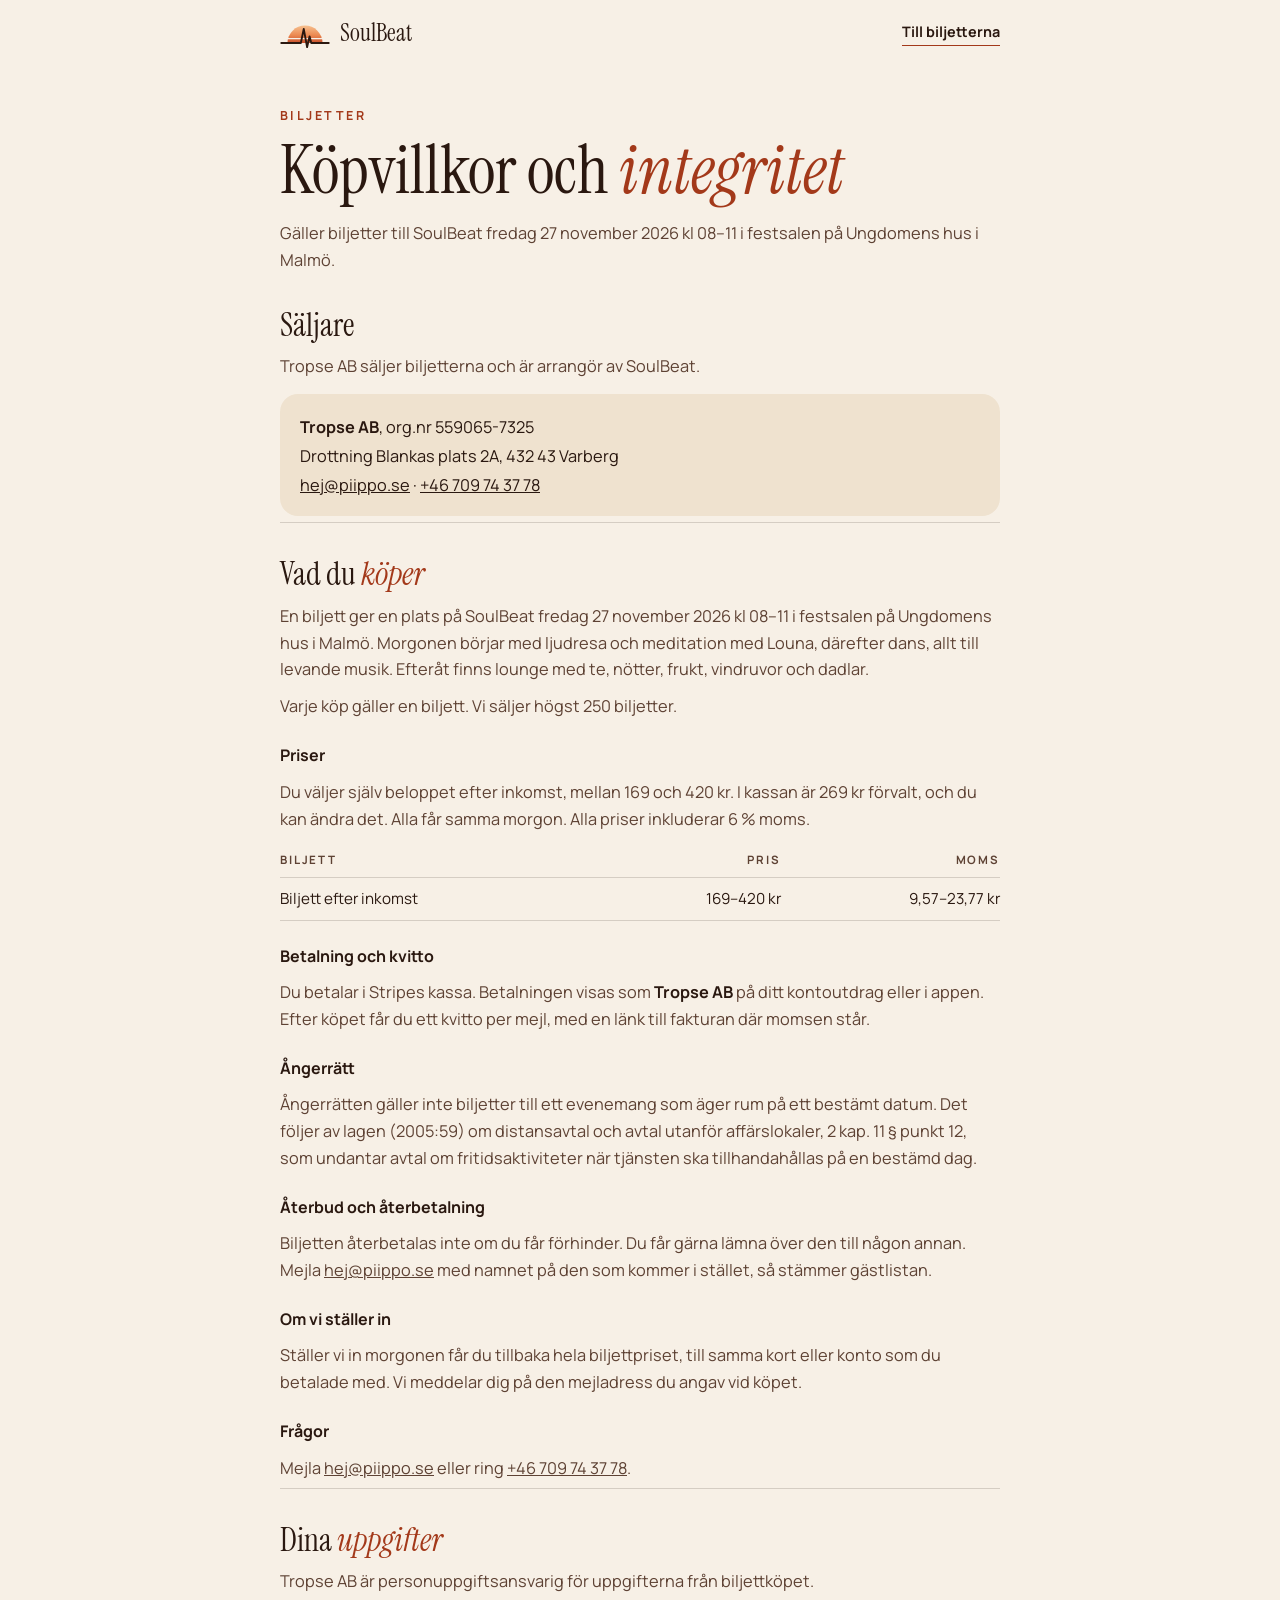
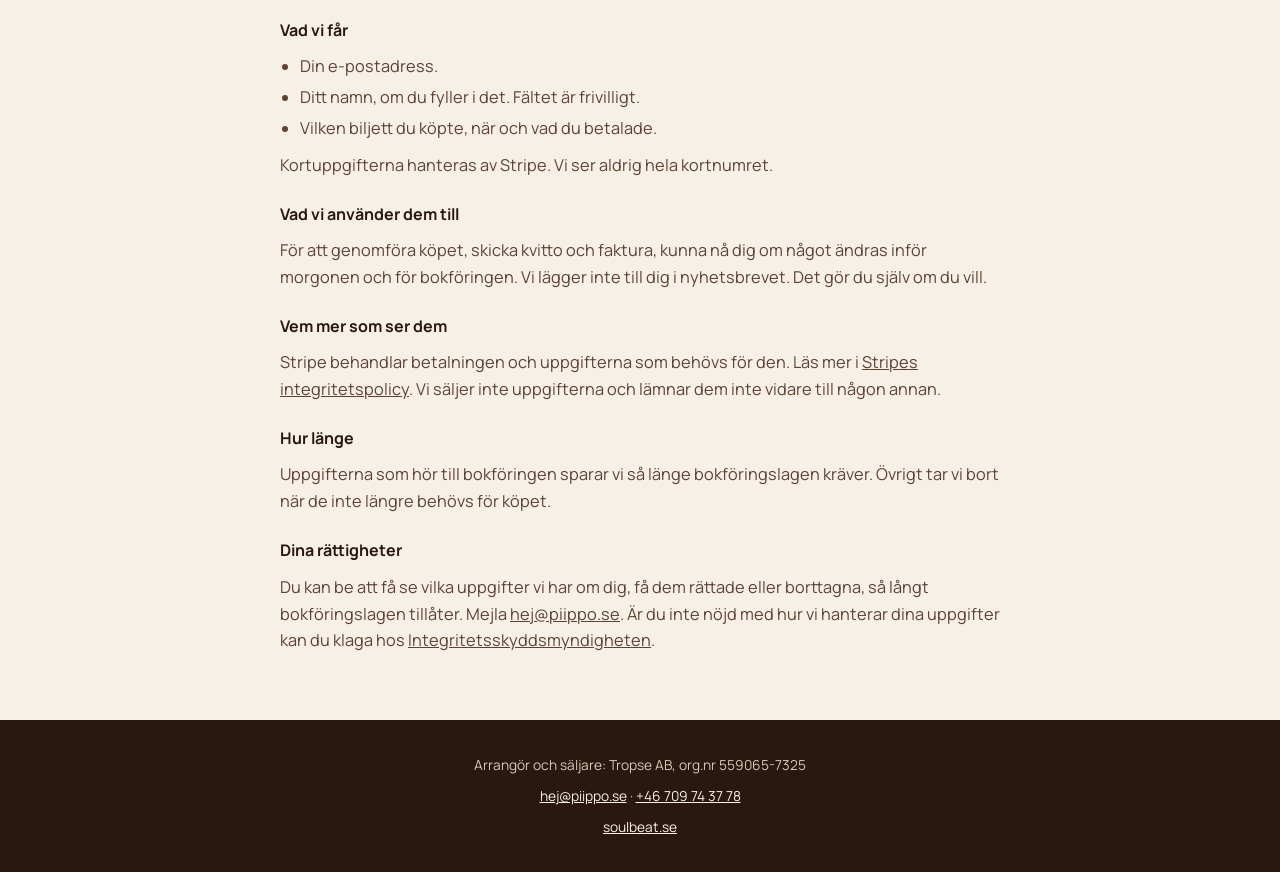
<file: kopvillkor.html>
<!DOCTYPE html>
<html lang="sv">
<head>
<meta charset="UTF-8" />
<meta name="viewport" content="width=device-width, initial-scale=1.0" />
<title>Köpvillkor och integritet – SoulBeat</title>
<meta name="description" content="Köpvillkor och integritetstext för biljetter till SoulBeat. Säljare: Tropse AB." />
<meta name="theme-color" content="#f7f0e6" />
<link rel="canonical" href="https://soulbeat.se/kopvillkor" />
<link rel="icon" type="image/svg+xml" href="favicon.svg" />

<link rel="preconnect" href="https://fonts.googleapis.com" />
<link rel="preconnect" href="https://fonts.gstatic.com" crossorigin />
<link href="https://fonts.googleapis.com/css2?family=Instrument+Serif:ital@0;1&family=Manrope:wght@400;500;700&display=swap" rel="stylesheet" />

<style>
  /* Gryning, samma tokens som index.html */
  :root {
    --bg: #f7f0e6;
    --bg-2: #efe2cf;
    --ink: #2a1810;
    --muted: #5e4234;
    --rust: #a3391a;
    --sun-1: #f6c08f;
    --sun-2: #ec8a52;
    --sun-3: #c8502c;
    --cream-on-ink: #f7f0e6;
    --muted-on-ink: #d9c6b4;
    --line: rgba(42,24,16,.16);
  }
  * { box-sizing: border-box; margin: 0; padding: 0; }
  html { -webkit-text-size-adjust: 100%; scroll-behavior: smooth; }
  @media (prefers-reduced-motion: reduce) { html { scroll-behavior: auto; } }
  body { background: var(--bg); color: var(--ink); font-family: "Manrope", system-ui, sans-serif;
    font-size: 1.02rem; line-height: 1.65; -webkit-font-smoothing: antialiased; overflow-x: hidden; }
  a { color: inherit; }
  .wrap { max-width: 760px; margin: 0 auto; padding: 0 20px; }
  .nw { white-space: nowrap; }

  .nav { display: flex; align-items: center; justify-content: space-between; gap: 16px; padding: 18px 0; }
  .logo { display: flex; align-items: center; gap: 10px; text-decoration: none; font-family: "Instrument Serif", serif; font-size: 1.5rem; line-height: 1; }
  .logo svg { width: 50px; height: auto; }
  .back { font-size: .9rem; font-weight: 700; text-decoration: none; border-bottom: 1.5px solid var(--rust); padding-bottom: 2px; }

  .kicker { font-size: .78rem; letter-spacing: .2em; text-transform: uppercase; font-weight: 700; color: var(--rust); margin-top: 40px; }
  h1 { font-family: "Instrument Serif", Georgia, serif; font-weight: 400; font-size: clamp(2.6rem, 11vw, 4.2rem); line-height: 1; margin-top: 10px; }
  h1 i { color: var(--rust); }
  .lead { color: var(--muted); margin-top: 16px; }

  section { padding: 34px 0 6px; border-bottom: 1px solid var(--line); }
  section:last-of-type { border-bottom: 0; }
  h2 { font-family: "Instrument Serif", serif; font-weight: 400; font-size: 2rem; line-height: 1.1; }
  h2 i { color: var(--rust); }
  h3 { font-size: 1rem; font-weight: 700; margin-top: 22px; }
  p, ul, table { margin-top: 10px; }
  ul { padding-left: 1.2em; }
  li { margin-top: 4px; }
  p, li { color: var(--muted); }
  strong { color: var(--ink); }

  table { width: 100%; border-collapse: collapse; font-size: .95rem; }
  th, td { text-align: left; padding: 8px 10px 8px 0; border-bottom: 1px solid var(--line); }
  th { font-size: .72rem; font-weight: 700; letter-spacing: .16em; text-transform: uppercase; color: var(--muted); }
  td { color: var(--ink); }
  td.num, th.num { text-align: right; padding-right: 0; padding-left: 12px; white-space: nowrap; }

  .seller { margin-top: 14px; padding: 18px 20px; border-radius: 18px; background: var(--bg-2); }
  .seller p { margin-top: 2px; color: var(--ink); }


  footer { background: var(--ink); color: var(--cream-on-ink); margin-top: 60px; padding: 34px 0; font-size: .86rem; }
  footer .wrap { display: grid; gap: 8px; text-align: center; color: var(--muted-on-ink); }
  footer a { color: var(--cream-on-ink); }
</style>
</head>
<body>

<div class="wrap">
  <nav class="nav" aria-label="Huvudmeny">
    <a class="logo" href="./" aria-label="SoulBeat, till startsidan">
      <svg viewBox="0 0 120 72" aria-hidden="true"><defs><linearGradient id="lg-nav" x1="0" y1="0" x2="0" y2="1"><stop offset="0" stop-color="#f6c08f"/><stop offset=".55" stop-color="#ec8a52"/><stop offset="1" stop-color="#c8502c"/></linearGradient></defs><path d="M18 60 a42 42 0 0 1 84 0 Z" fill="url(#lg-nav)"/><rect x="18" y="48" width="84" height="3" fill="#f7f0e6"/><path d="M3 60 H44 L50 60 L57 26 L65 70 L71 44 L75 60 H117" fill="none" stroke="#2a1810" stroke-width="4.5" stroke-linecap="round" stroke-linejoin="round"/></svg>
      SoulBeat
    </a>
    <a class="back" href="./#kalender">Till biljetterna</a>
  </nav>

  <main>
    <p class="kicker">Biljetter</p>
    <h1>Köpvillkor och <i>integritet</i></h1>
    <p class="lead">Gäller biljetter till SoulBeat fredag 27 november 2026 kl <span class="nw">08–11</span> i festsalen på Ungdomens hus i Malmö.</p>

    <section id="saljare">
      <h2>Säljare</h2>
      <p>Tropse AB säljer biljetterna och är arrangör av SoulBeat.</p>
      <div class="seller">
        <p><strong>Tropse AB</strong>, org.nr 559065-7325</p>
        <p>Drottning Blankas plats 2A, 432 43 Varberg</p>
        <p><a href="mailto:hej@piippo.se">hej@piippo.se</a> · <a href="tel:+46709743778">+46 709 74 37 78</a></p>
      </div>
    </section>

    <section id="kopvillkor">
      <h2>Vad du <i>köper</i></h2>
      <p>En biljett ger en plats på SoulBeat fredag 27 november 2026 kl <span class="nw">08–11</span> i festsalen på Ungdomens hus i Malmö. Morgonen börjar med ljudresa och meditation med Louna, därefter dans, allt till levande musik. Efteråt finns lounge med te, nötter, frukt, vindruvor och dadlar.</p>
      <p>Varje köp gäller en biljett. Vi säljer högst 250 biljetter.</p>

      <h3>Priser</h3>
      <p>Du väljer själv beloppet efter inkomst, mellan 169 och 420 kr. I kassan är 269 kr förvalt, och du kan ändra det. Alla får samma morgon. Alla priser inkluderar 6&nbsp;% moms.</p>
      <table>
        <thead><tr><th>Biljett</th><th class="num">Pris</th><th class="num">Moms</th></tr></thead>
        <tbody>
          <tr><td>Biljett efter inkomst</td><td class="num">169–420 kr</td><td class="num">9,57–23,77 kr</td></tr>
        </tbody>
      </table>

      <h3>Betalning och kvitto</h3>
      <p>Du betalar i Stripes kassa. Betalningen visas som <strong>Tropse AB</strong> på ditt kontoutdrag eller i appen. Efter köpet får du ett kvitto per mejl, med en länk till fakturan där momsen står.</p>

      <h3>Ångerrätt</h3>
      <p>Ångerrätten gäller inte biljetter till ett evenemang som äger rum på ett bestämt datum. Det följer av lagen (2005:59) om distansavtal och avtal utanför affärslokaler, 2 kap. 11 § punkt 12, som undantar avtal om fritidsaktiviteter när tjänsten ska tillhandahållas på en bestämd dag.</p>

      <h3>Återbud och återbetalning</h3>
      <p>Biljetten återbetalas inte om du får förhinder. Du får gärna lämna över den till någon annan. Mejla <a href="mailto:hej@piippo.se">hej@piippo.se</a> med namnet på den som kommer i stället, så stämmer gästlistan.</p>

      <h3>Om vi ställer in</h3>
      <p>Ställer vi in morgonen får du tillbaka hela biljettpriset, till samma kort eller konto som du betalade med. Vi meddelar dig på den mejladress du angav vid köpet.</p>

      <h3>Frågor</h3>
      <p>Mejla <a href="mailto:hej@piippo.se">hej@piippo.se</a> eller ring <a class="nw" href="tel:+46709743778">+46 709 74 37 78</a>.</p>
    </section>

    <section id="integritet">
      <h2>Dina <i>uppgifter</i></h2>
      <p>Tropse AB är personuppgiftsansvarig för uppgifterna från biljettköpet.</p>

      <h3>Vad vi får</h3>
      <ul>
        <li>Din e-postadress.</li>
        <li>Ditt namn, om du fyller i det. Fältet är frivilligt.</li>
        <li>Vilken biljett du köpte, när och vad du betalade.</li>
      </ul>
      <p>Kortuppgifterna hanteras av Stripe. Vi ser aldrig hela kortnumret.</p>

      <h3>Vad vi använder dem till</h3>
      <p>För att genomföra köpet, skicka kvitto och faktura, kunna nå dig om något ändras inför morgonen och för bokföringen. Vi lägger inte till dig i nyhetsbrevet. Det gör du själv om du vill.</p>

      <h3>Vem mer som ser dem</h3>
      <p>Stripe behandlar betalningen och uppgifterna som behövs för den. Läs mer i <a href="https://stripe.com/se/privacy" target="_blank" rel="noopener">Stripes integritetspolicy</a>. Vi säljer inte uppgifterna och lämnar dem inte vidare till någon annan.</p>

      <h3>Hur länge</h3>
      <p>Uppgifterna som hör till bokföringen sparar vi så länge bokföringslagen kräver. Övrigt tar vi bort när de inte längre behövs för köpet.</p>

      <h3>Dina rättigheter</h3>
      <p>Du kan be att få se vilka uppgifter vi har om dig, få dem rättade eller borttagna, så långt bokföringslagen tillåter. Mejla <a href="mailto:hej@piippo.se">hej@piippo.se</a>. Är du inte nöjd med hur vi hanterar dina uppgifter kan du klaga hos <a href="https://www.imy.se/" target="_blank" rel="noopener">Integritetsskyddsmyndigheten</a>.</p>
    </section>
  </main>
</div>

<footer>
  <div class="wrap">
    <span>Arrangör och säljare: Tropse AB, org.nr 559065-7325</span>
    <span><a href="mailto:hej@piippo.se">hej@piippo.se</a> · <a href="tel:+46709743778">+46 709 74 37 78</a></span>
    <span><a href="./">soulbeat.se</a></span>
  </div>
</footer>

</body>
</html>
</file>
